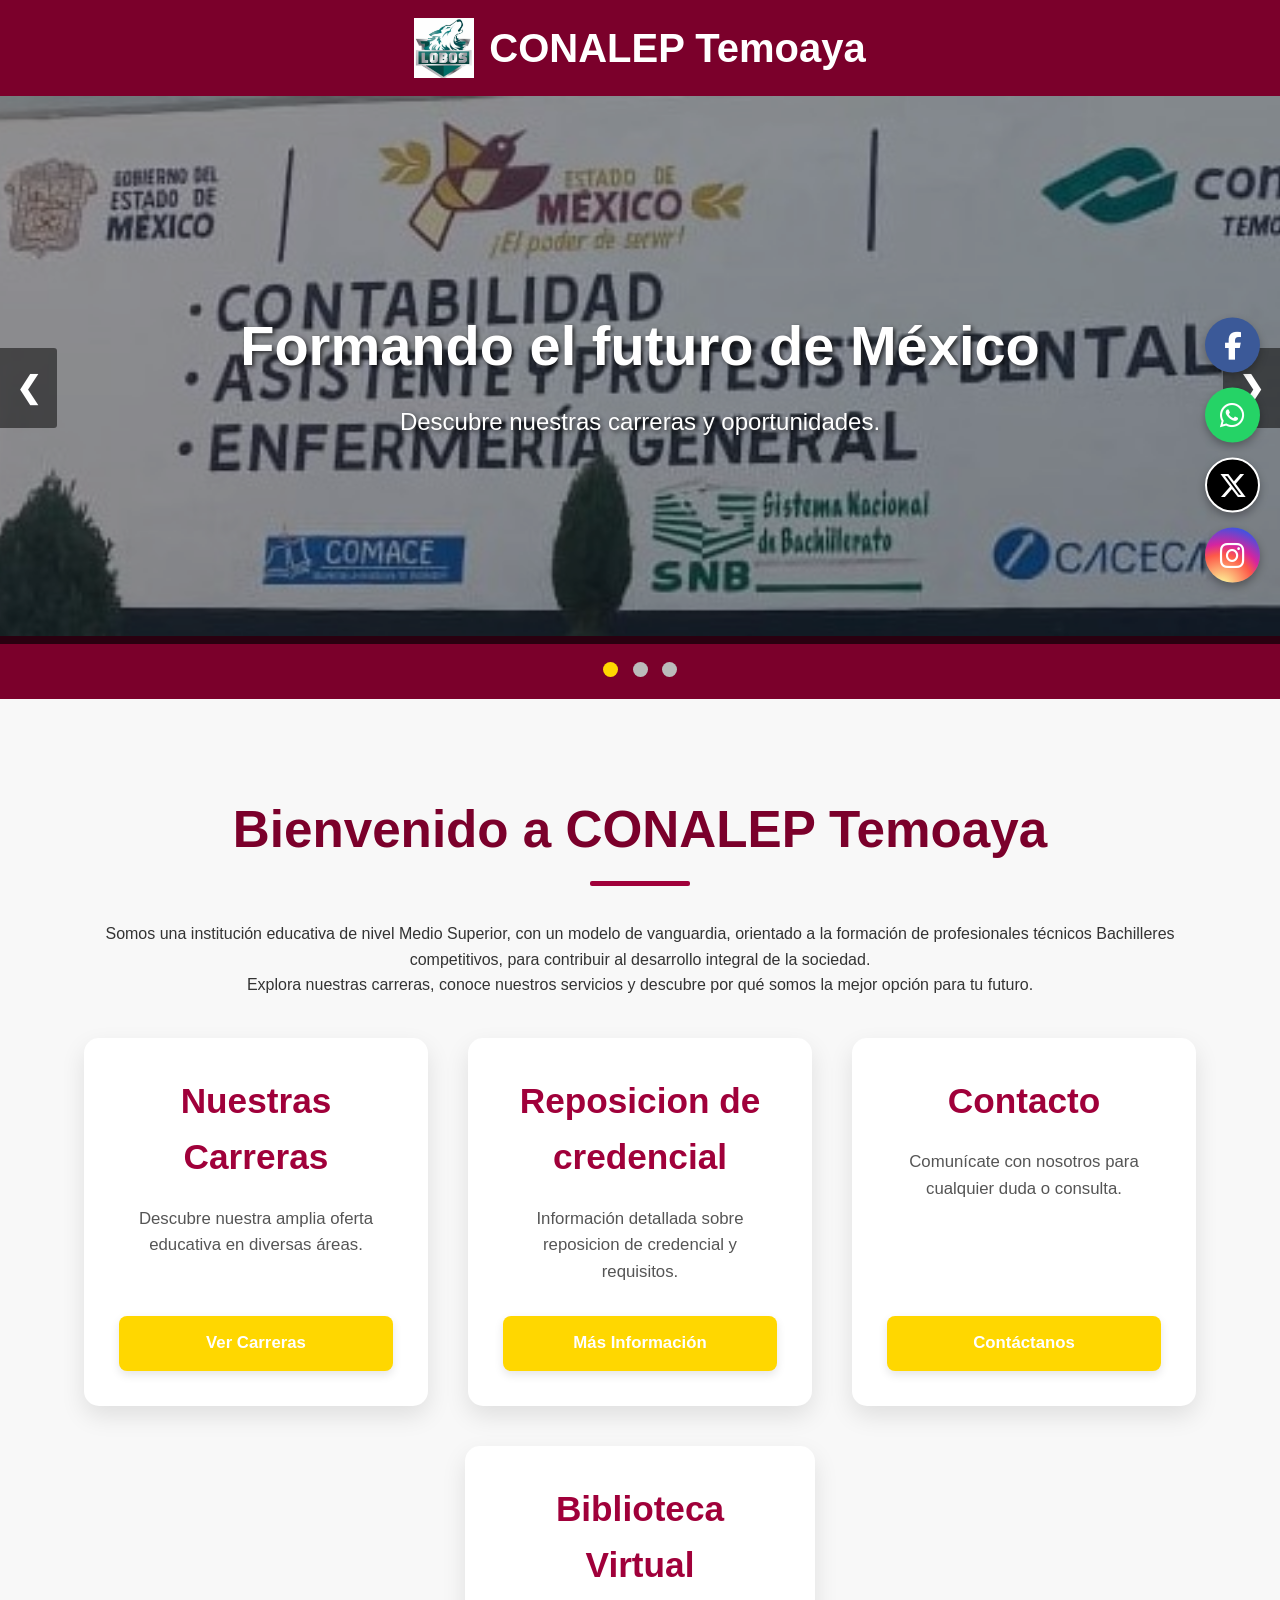
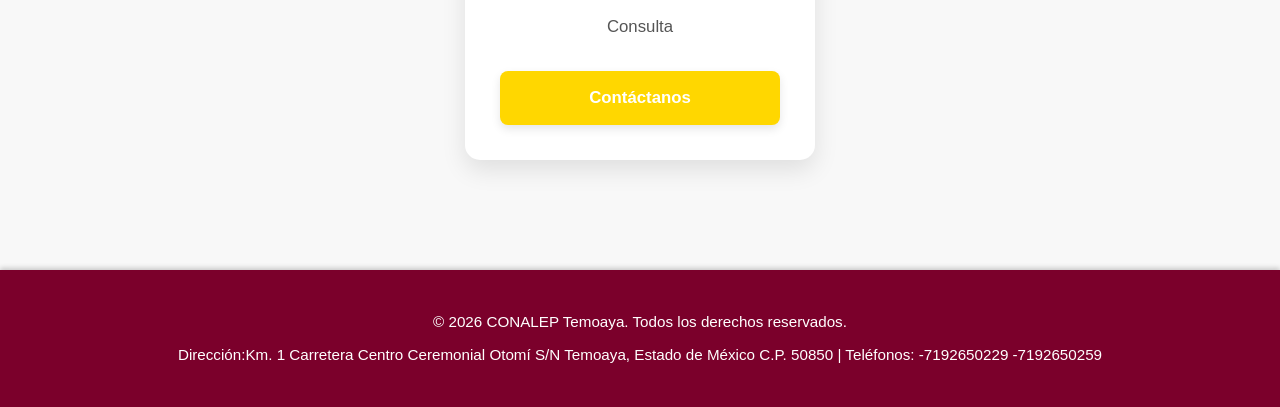
<file: index.html>
<!DOCTYPE html>
<html lang="es">
<head>
    <meta charset="UTF-8">
    <meta name="viewport" content="width=device-width, initial-scale=1.0">
    <title>CONALEP Temoaya - Hogar</title>
    <link rel="stylesheet" href="style.css">
   <link rel="stylesheet" href="https://cdnjs.cloudflare.com/ajax/libs/font-awesome/6.5.2/css/all.min.css">
</head>
<body>

    <div class="social-icons-float">
        <a href="https://www.facebook.com/ConalepTemoaya080?mibextid=ZbWKwL" target="_blank" class="social-icon facebook" aria-label="Visitar Facebook de CONALEP Temoaya">
            <i class="fab fa-facebook-f"></i>
        </a>
        <a href="https://whatsapp.com/channel/0029VaXkV3gK0IBemLqQGA2Q" target="_blank" class="social-icon whatsapp" aria-label="Enviar mensaje a CONALEP Temoaya por WhatsApp">
            <i class="fab fa-whatsapp"></i>
        </a>
        <a href="https://x.com/ConalepTemoaya?t=_tFDwOR5EO-kMRiu1jZuSw&s=08" target="_blank" class="social-icon x-icon" aria-label="Visitar X (Twitter) de CONALEP Temoaya">
            <i class="fab fa-x-twitter"></i>
        </a>
        <a href="https://www.instagram.com/conaleptemoaya080/" target="_blank" class="social-icon instagram" aria-label="Visitar Instagram de CONALEP Temoaya">
            <i class="fab fa-instagram"></i>
        </a>
    </div>

    <header class="header">
        <div class="container">
            <img src="lobo1.jpeg" alt="Logo CONALEP Temoaya" class="logo">
            <h1>CONALEP Temoaya</h1>
        </div>
    </header>

    <section class="carousel-section">
        <div class="carousel-container">
            <div class="carousel-slide fade">
                <img src="muralcarreras.jpg" alt="Instalaciones de CONALEP Temoaya">
                <div class="carousel-caption">
                    <h2>Formando el futuro de México</h2>
                    <p>Descubre nuestras carreras y oportunidades.</p>
                </div>
            </div>
            <div class="carousel-slide fade">
                <img src="entrada.jpg" alt="Estudiantes en el laboratorio">
                <div class="carousel-caption">
                    <h2>Educación de calidad con enfoque práctico</h2>
                    <p>Desarrolla tus habilidades con nosotros.</p>
                </div>
            </div>
            <div class="carousel-slide fade">
                <img src="enfermeria1.jpg" alt="Eventos y actividades estudiantiles">
                <div class="carousel-caption">
                    <h2>Únete a nuestra comunidad</h2>
                    <p>Vive la experiencia CONALEP Temoaya.</p>
                </div>
            </div>

            <a class="prev" onclick="plusSlides(-1)" aria-label="Imagen anterior">&#10094;</a>
            <a class="next" onclick="plusSlides(1)" aria-label="Imagen siguiente">&#10095;</a>
        </div>
        <div style="text-align:center" class="carousel-dots">
            <span class="dot" onclick="currentSlide(1)"></span>
            <span class="dot" onclick="currentSlide(2)"></span>
            <span class="dot" onclick="currentSlide(3)"></span>
        </div>
    </section>

    <section class="info-section container">
        <h2>Bienvenido a CONALEP Temoaya</h2>
        <p>Somos una institución educativa de nivel Medio Superior, con un modelo de vanguardia, orientado a la formación de profesionales técnicos Bachilleres competitivos, para contribuir al desarrollo integral de la sociedad.</p>
        <p>Explora nuestras carreras, conoce nuestros servicios y descubre por qué somos la mejor opción para tu futuro.</p>
        <div class="info-cards">
            <div class="card">
                <h3>Nuestras Carreras</h3>
                <p>Descubre nuestra amplia oferta educativa en diversas áreas.</p>
                <a href="carreras.html" class="btn">Ver Carreras</a>
            </div>
            <div class="card">
                <h3>Reposicion de credencial</h3>
                <p>Información detallada sobre reposicion de credencial y requisitos.</p>
                <a href="reposicion-credencial.html" class="btn">Más Información</a>
            </div>
            <div class="card">
                <h3>Contacto</h3>
                <p>Comunícate con nosotros para cualquier duda o consulta.</p>
                <a href="contacto.html" class="btn">Contáctanos</a>
            </div>
             <div class="card">
                <h3>Biblioteca Virtual</h3>
                <p>Consulta</p>
                <a href="BibliotecaV.html" class="btn">Contáctanos</a>
            </div>
        </div>
    </section>

    <footer class="footer">
        <div class="container">
            <p>&copy; 2026 CONALEP Temoaya. Todos los derechos reservados.</p>
            <p>Dirección:Km. 1 Carretera Centro Ceremonial Otomí S/N Temoaya, Estado de México C.P. 50850  | Teléfonos: -7192650229 -7192650259</p>
        </div>
    </footer>

    <script src="script.js"></script>
</body>
</html>
</file>
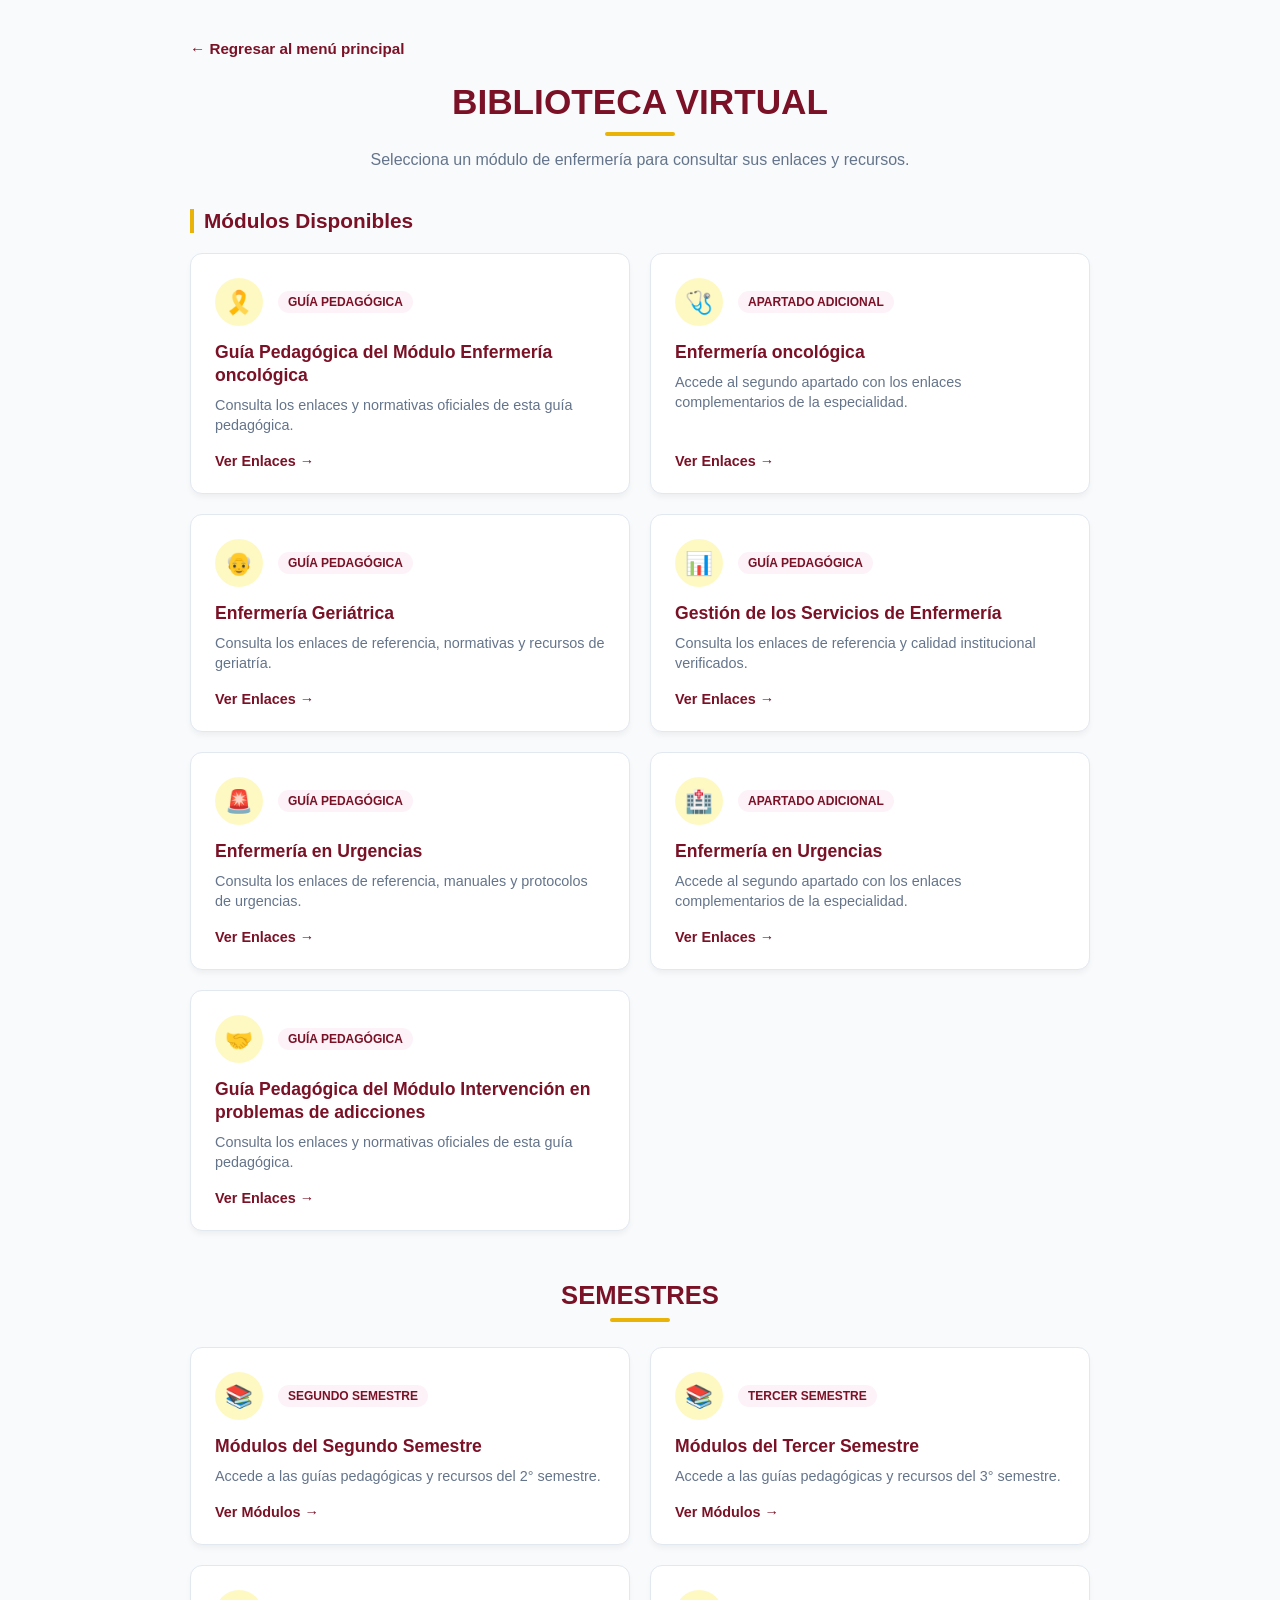
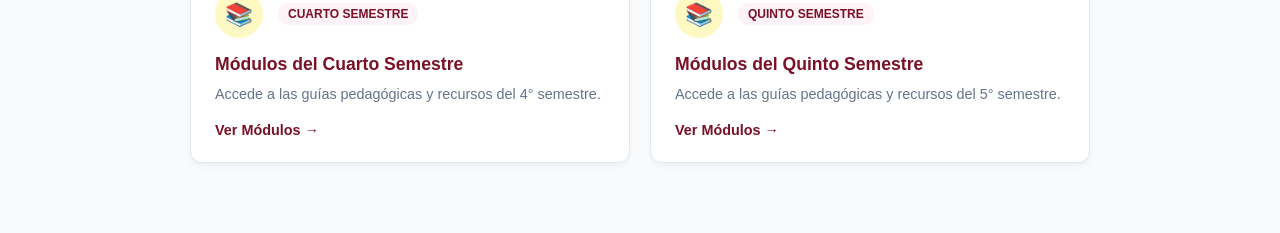
<file: BibliotecaV.html>
<!DOCTYPE html>
<html lang="es">
<head>
  <meta charset="UTF-8">
  <meta name="viewport" content="width=device-width, initial-scale=1.0">
  <title>Biblioteca Virtual - Módulos de Enfermería</title>
  <style>
    :root {
      --primary-guinda: #7a1126;
      --secondary-yellow: #eab308;
      --bg-light: #f8fafc;
      --card-bg: #ffffff;
      --text-dark: #1e293b;
      --text-muted: #64748b;
      --border-color: #e2e8f0;
    }

    * {
      box-sizing: border-box;
      margin: 0;
      padding: 0;
      font-family: 'Segoe UI', Tahoma, Geneva, Verdana, sans-serif;
    }

    body {
      background-color: var(--bg-light);
      color: var(--text-dark);
      padding: 40px 20px;
    }

    .container {
      max-width: 900px;
      margin: 0 auto;
    }

    .back-btn {
      display: inline-flex;
      align-items: center;
      gap: 6px;
      color: var(--primary-guinda);
      text-decoration: none;
      font-weight: 700;
      font-size: 0.95rem;
      margin-bottom: 25px;
      transition: transform 0.2s ease;
    }

    .back-btn:hover {
      transform: translateX(-4px);
    }

    .header-section {
      text-align: center;
      margin-bottom: 40px;
    }

    .header-section h1 {
      color: var(--primary-guinda);
      font-size: 2.2rem;
      font-weight: 800;
      text-transform: uppercase;
      margin-bottom: 10px;
    }

    .underline-accent {
      width: 70px;
      height: 4px;
      background-color: var(--secondary-yellow);
      margin: 0 auto 15px auto;
      border-radius: 2px;
    }

    .header-section p {
      color: var(--text-muted);
      font-size: 1rem;
    }

    .section-title {
      color: var(--primary-guinda);
      font-size: 1.3rem;
      font-weight: 700;
      margin-bottom: 20px;
      border-left: 4px solid var(--secondary-yellow);
      padding-left: 10px;
    }

    /* Estilo del título centrado para la sección de semestres */
    .semester-header {
      width: 100%;
      text-align: center;
      margin-top: 50px;
      margin-bottom: 25px;
    }

    .semester-header h2 {
      color: var(--primary-guinda);
      font-size: 1.6rem;
      font-weight: 800;
      text-transform: uppercase;
      margin-bottom: 8px;
    }

    .semester-header .underline {
      width: 60px;
      height: 4px;
      background-color: var(--secondary-yellow);
      margin: 0 auto;
      border-radius: 2px;
    }

    .grid-links {
      display: grid;
      grid-template-columns: repeat(auto-fit, minmax(300px, 1fr));
      gap: 20px;
      margin-bottom: 30px;
    }

    .card-link {
      background: var(--card-bg);
      border-radius: 12px;
      padding: 24px;
      border: 1px solid var(--border-color);
      box-shadow: 0 4px 6px -1px rgba(0, 0, 0, 0.05);
      transition: transform 0.3s ease, box-shadow 0.3s ease, border-color 0.3s ease;
      display: flex;
      flex-direction: column;
      justify-content: space-between;
      text-decoration: none;
      color: inherit;
    }

    .card-link:hover {
      transform: translateY(-5px);
      box-shadow: 0 10px 20px -5px rgba(122, 17, 38, 0.15);
      border-color: var(--primary-guinda);
    }

    .card-header {
      display: flex;
      align-items: center;
      gap: 15px;
      margin-bottom: 15px;
    }

    .icon-circle {
      width: 48px;
      height: 48px;
      background-color: #fef9c3;
      color: var(--primary-guinda);
      border-radius: 50%;
      display: flex;
      align-items: center;
      justify-content: center;
      font-size: 1.4rem;
      flex-shrink: 0;
    }

    .card-tag {
      font-size: 0.75rem;
      font-weight: 700;
      color: var(--primary-guinda);
      text-transform: uppercase;
      background-color: #fdf2f8;
      padding: 4px 10px;
      border-radius: 20px;
    }

    .card-title {
      font-size: 1.1rem;
      font-weight: 700;
      color: var(--primary-guinda);
      margin-bottom: 8px;
      line-height: 1.3;
    }

    .card-desc {
      font-size: 0.9rem;
      color: var(--text-muted);
      line-height: 1.4;
      margin-bottom: 18px;
    }

    .card-footer {
      font-size: 0.9rem;
      font-weight: 700;
      color: var(--primary-guinda);
      display: flex;
      align-items: center;
      gap: 6px;
    }
  </style>
</head>
<body>

  <div class="container">

    <a href="index.html" class="back-btn">&larr; Regresar al menú principal</a>

    <div class="header-section">
      <h1>Biblioteca Virtual</h1>
      <div class="underline-accent"></div>
      <p>Selecciona un módulo de enfermería para consultar sus enlaces y recursos.</p>
    </div>

    
    <div class="section-title">Módulos Disponibles</div>
    
    <div class="grid-links">
      
      <a href="enfermeria-oncologica.html" class="card-link">
        <div>
          <div class="card-header">
            <div class="icon-circle">🎗️</div>
            <span class="card-tag">Guía Pedagógica</span>
          </div>
          <div class="card-title">Guía Pedagógica del Módulo Enfermería oncológica</div>
          <div class="card-desc">Consulta los enlaces y normativas oficiales de esta guía pedagógica.</div>
        </div>
        <div class="card-footer">Ver Enlaces &rarr;</div>
      </a>

      <!-- Tarjeta 2: Enfermería oncológica -->
      <a href="enfermeria-oncologica-2.html" class="card-link">
        <div>
          <div class="card-header">
            <div class="icon-circle">🩺</div>
            <span class="card-tag">Apartado Adicional</span>
          </div>
          <div class="card-title">Enfermería oncológica</div>
          <div class="card-desc">Accede al segundo apartado con los enlaces complementarios de la especialidad.</div>
        </div>
        <div class="card-footer">Ver Enlaces &rarr;</div>
      </a>

      <!-- Tarjeta: Guía Pedagógica del Módulo Enfermería Geriátrica -->
      <a href="enfermeria-geriatrica.html" class="card-link">
        <div>
          <div class="card-header">
            <div class="icon-circle">👴</div>
            <span class="card-tag">Guía Pedagógica</span>
          </div>
          <div class="card-title">Enfermería Geriátrica</div>
          <div class="card-desc">Consulta los enlaces de referencia, normativas y recursos de geriatría.</div>
        </div>
        <div class="card-footer">Ver Enlaces &rarr;</div>
      </a>

      <!-- Tarjeta: Guía Pedagógica del Módulo Gestión de los servicios de enfermería -->
      <a href="gestion-servicios-enfermeria.html" class="card-link">
        <div>
          <div class="card-header">
            <div class="icon-circle">📊</div>
            <span class="card-tag">Guía Pedagógica</span>
          </div>
          <div class="card-title">Gestión de los Servicios de Enfermería</div>
          <div class="card-desc">Consulta los enlaces de referencia y calidad institucional verificados.</div>
        </div>
        <div class="card-footer">Ver Enlaces &rarr;</div>
      </a>

      <!-- Tarjeta: Guía Pedagógica del Módulo Enfermería en Urgencias -->
      <a href="enfermeria-urgencias.html" class="card-link">
        <div>
          <div class="card-header">
            <div class="icon-circle">🚨</div>
            <span class="card-tag">Guía Pedagógica</span>
          </div>
          <div class="card-title">Enfermería en Urgencias</div>
          <div class="card-desc">Consulta los enlaces de referencia, manuales y protocolos de urgencias.</div>
        </div>
        <div class="card-footer">Ver Enlaces &rarr;</div>
      </a>

      <a href="enfermeria-urgencias-2.html" class="card-link">
        <div>
          <div class="card-header">
            <div class="icon-circle">🏥</div>
            <span class="card-tag">APARTADO ADICIONAL</span>
          </div>
          <div class="card-title">Enfermería en Urgencias</div>
          <div class="card-desc">Accede al segundo apartado con los enlaces complementarios de la especialidad.</div>
        </div>
        <div class="card-footer">Ver Enlaces &rarr;</div>
      </a>

      <!-- Tarjeta: Guía Pedagógica - Intervención en Problemas de Adicciones -->
      <a href="intervencion-problemas-adicciones.html" class="card-link">
        <div>
          <div class="card-header">
            <div class="icon-circle">🤝</div>
            <span class="card-tag">GUÍA PEDAGÓGICA</span>
          </div>
          <div class="card-title">Guía Pedagógica del Módulo Intervención en problemas de adicciones</div>
          <div class="card-desc">Consulta los enlaces y normativas oficiales de esta guía pedagógica.</div>
        </div>
        <div class="card-footer">Ver Enlaces &rarr;</div>
      </a>

    </div> 


    <!-- SECCIÓN 2: SEMESTRES -->
    <div class="semester-header">
      <h2>Semestres</h2>
      <div class="underline"></div>
    </div>

    <div class="grid-links">
      
      <!-- Tarjeta: Segundo Semestre -->
      <a href="2do semestre/segundo-semestre.html" class="card-link">
        <div>
          <div class="card-header">
            <div class="icon-circle">📚</div>
            <span class="card-tag">SEGUNDO SEMESTRE</span>
          </div>
          <div class="card-title">Módulos del Segundo Semestre</div>
          <div class="card-desc">Accede a las guías pedagógicas y recursos del 2° semestre.</div>
        </div>
        <div class="card-footer">Ver Módulos &rarr;</div>
      </a>

      <!-- Tarjeta: Tercer Semestre -->
      <a href="3er-semestre/tercer-semestre.html" class="card-link">
        <div>
          <div class="card-header">
            <div class="icon-circle">📚</div>
            <span class="card-tag">TERCER SEMESTRE</span>
          </div>
          <div class="card-title">Módulos del Tercer Semestre</div>
          <div class="card-desc">Accede a las guías pedagógicas y recursos del 3° semestre.</div>
        </div>
        <div class="card-footer">Ver Módulos &rarr;</div>
      </a>

      <!-- Tarjeta: Cuarto Semestre -->
      <a href="4to-semestre/cuarto-semestre.html" class="card-link">
        <div>
          <div class="card-header">
            <div class="icon-circle">📚</div>
            <span class="card-tag">CUARTO SEMESTRE</span>
          </div>
          <div class="card-title">Módulos del Cuarto Semestre</div>
          <div class="card-desc">Accede a las guías pedagógicas y recursos del 4° semestre.</div>
        </div>
        <div class="card-footer">Ver Módulos &rarr;</div>
      </a>

      <!-- Tarjeta:Quinto Semestre -->
      <a href="5to-semstre/quinto-semestre.html" class="card-link">
        <div>
          <div class="card-header">
            <div class="icon-circle">📚</div>
            <span class="card-tag">QUINTO SEMESTRE</span>
          </div>
          <div class="card-title">Módulos del Quinto Semestre</div>
          <div class="card-desc">Accede a las guías pedagógicas y recursos del 5° semestre.</div>
        </div>
        <div class="card-footer">Ver Módulos &rarr;</div>
      </a>

    </div> 

  </div>

</body>
</html>
</file>
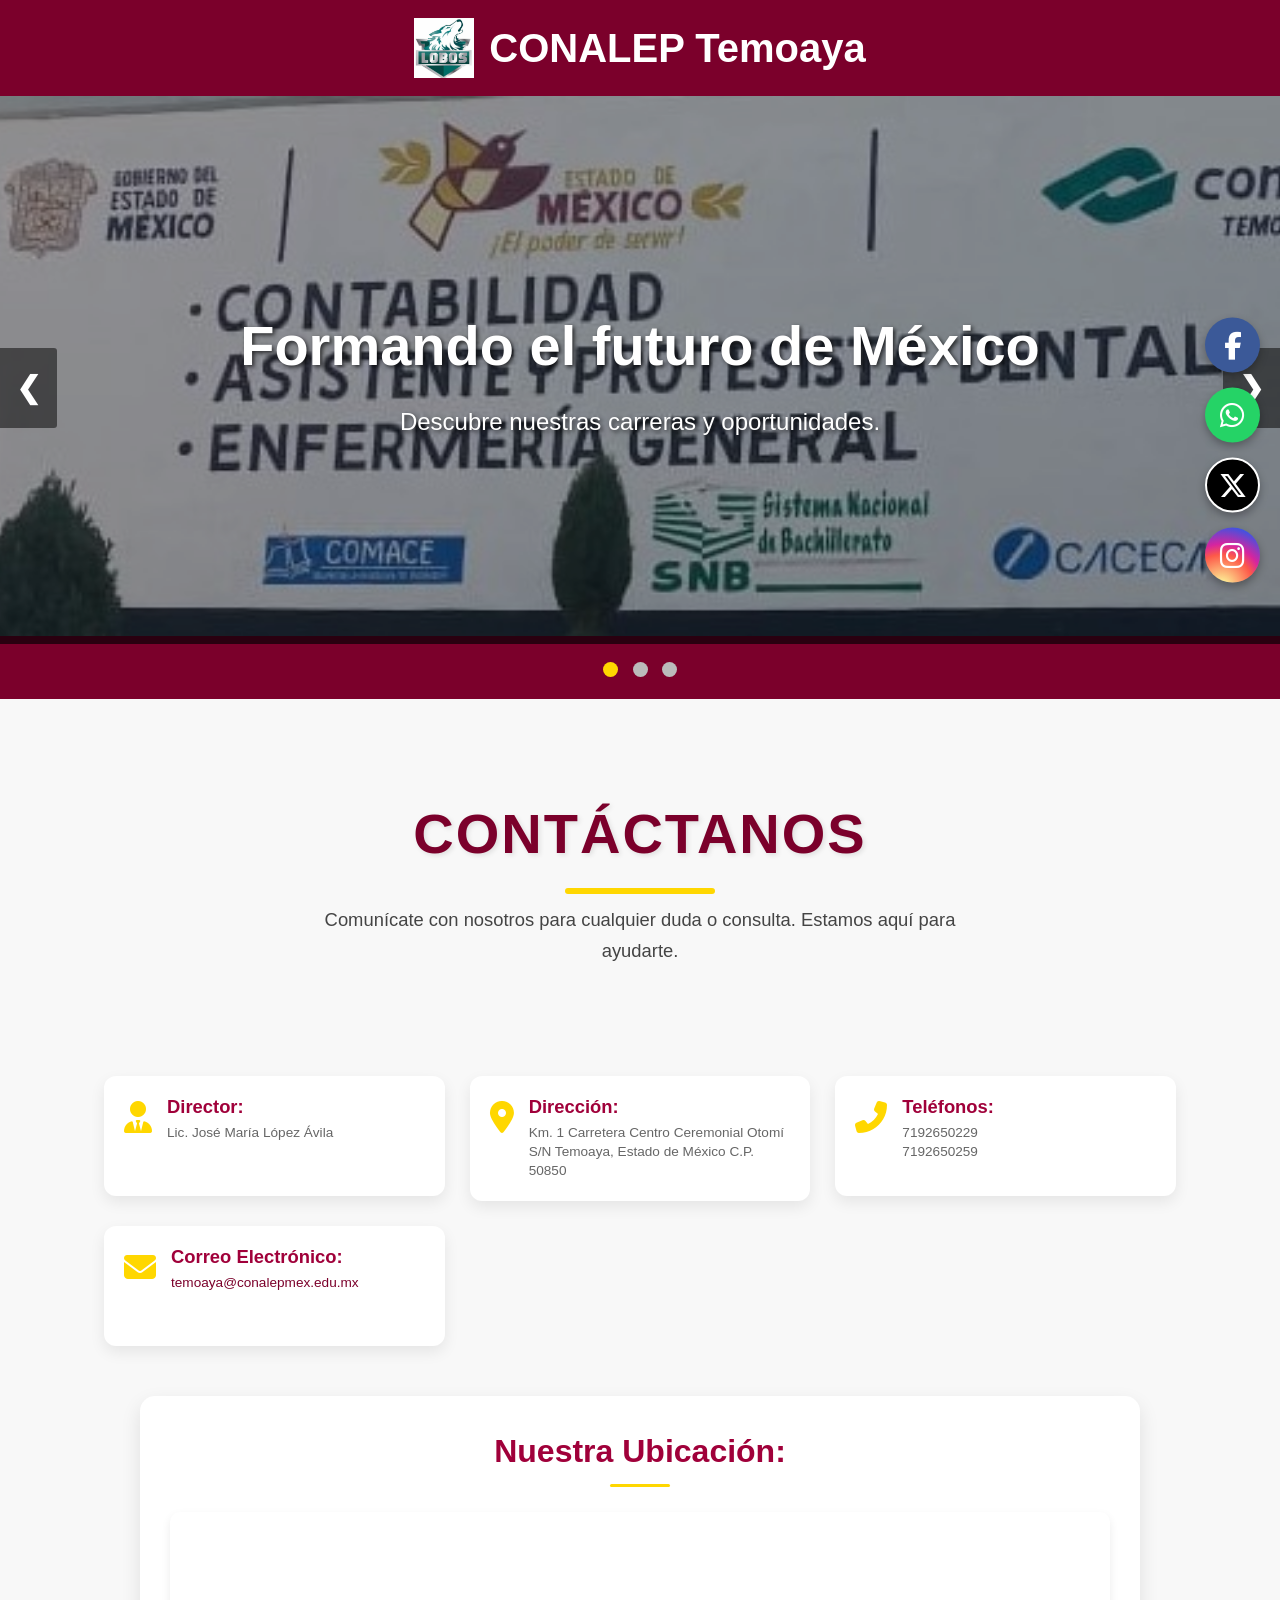
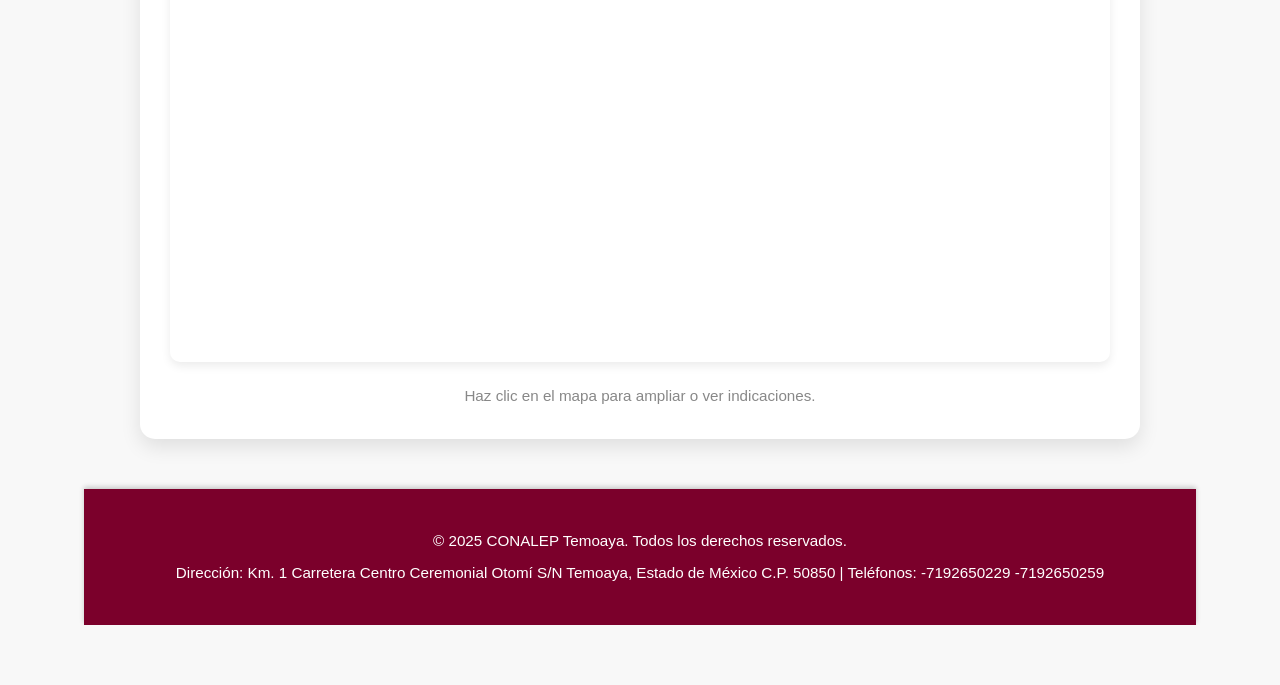
<file: contacto.html>
<!DOCTYPE html>
<html lang="es">
<head>
    <meta charset="UTF-8">
    <meta name="viewport" content="width=device-width, initial-scale=1.0">
    <title>CONALEP Temoaya - Contacto</title>
    <link rel="stylesheet" href="style.css">
    <link rel="stylesheet" href="https://cdnjs.cloudflare.com/ajax/libs/font-awesome/6.5.2/css/all.min.css">
</head>
<body>

    <div class="social-icons-float">
        <a href="https://www.facebook.com/ConalepTemoaya080?mibextid=ZbWKwL" target="_blank" class="social-icon facebook" aria-label="Visitar Facebook de CONALEP Temoaya">
            <i class="fab fa-facebook-f"></i>
        </a>
        <a href="https://whatsapp.com/channel/0029VaXkV3gK0IBemLqQGA2Q" target="_blank" class="social-icon whatsapp" aria-label="Enviar mensaje a CONALEP Temoaya por WhatsApp">
            <i class="fab fa-whatsapp"></i>
        </a>
        <a href="https://x.com/ConalepTemoaya?t=_tFDwOR5EO-kMRiu1jZuSw&s=08" target="_blank" class="social-icon x-icon" aria-label="Visitar X (Twitter) de CONALEP Temoaya">
            <i class="fab fa-x-twitter"></i>
        </a>
        <a href="https://www.instagram.com/conaleptemoaya080/" target="_blank" class="social-icon instagram" aria-label="Visitar Instagram de CONALEP Temoaya">
            <i class="fab fa-instagram"></i>
        </a>
    </div>

    <header class="header">
        <div class="container">
            <img src="lobo1.jpeg" alt="Logo CONALEP Temoaya" class="logo">
            <h1>CONALEP Temoaya</h1>
        </div>
    </header>

    <section class="carousel-section">
        <div class="carousel-container">
            <div class="carousel-slide fade">
                <img src="muralcarreras.jpg" alt="Instalaciones de CONALEP Temoaya">
                <div class="carousel-caption">
                    <h2>Formando el futuro de México</h2>
                    <p>Descubre nuestras carreras y oportunidades.</p>
                </div>
            </div>
            <div class="carousel-slide fade">
                <img src="entrada.jpg" alt="Estudiantes en el laboratorio">
                <div class="carousel-caption">
                    <h2>Educación de calidad con enfoque práctico</h2>
                    <p>Desarrolla tus habilidades con nosotros.</p>
                </div>
            </div>
            <div class="carousel-slide fade">
                <img src="enfermeria1.jpg" alt="Eventos y actividades estudiantiles">
                <div class="carousel-caption">
                    <h2>Únete a nuestra comunidad</h2>
                    <p>Vive la experiencia CONALEP Temoaya.</p>
                </div>
            </div>

            <a class="prev" onclick="plusSlides(-1)" aria-label="Imagen anterior">&#10094;</a>
            <a class="next" onclick="plusSlides(1)" aria-label="Imagen siguiente">&#10095;</a>
        </div>
        <div style="text-align:center" class="carousel-dots">
            <span class="dot" onclick="currentSlide(1)"></span>
            <span class="dot" onclick="currentSlide(2)"></span>
            <span class="dot" onclick="currentSlide(3)"></span>
        </div>
    </section>

   <section class="contact-section">
    <div class="container">
        <div class="section-header">
            <h2>Contáctanos</h2>
            <p class="intro-text">Comunícate con nosotros para cualquier duda o consulta. Estamos aquí para ayudarte.</p>
        </div>

        <div class="contact-info-block">
            <div class="contact-item">
                <i class="fas fa-user-tie"></i>
                <div class="info-content">
                    <h4>Director:</h4>
                    <p>Lic. José María López Ávila</p>
                </div>
            </div>

            <div class="contact-item">
                <i class="fas fa-map-marker-alt"></i>
                <div class="info-content">
                    <h4>Dirección:</h4>
                    <p>Km. 1 Carretera Centro Ceremonial Otomí S/N Temoaya, Estado de México C.P. 50850</p>
                </div>
            </div>

            <div class="contact-item">
                <i class="fas fa-phone-alt"></i>
                <div class="info-content">
                    <h4>Teléfonos:</h4>
                    <p>7192650229</p>
                    <p>7192650259</p>
                </div>
            </div>

            <div class="contact-item">
                <i class="fas fa-envelope"></i>
                <div class="info-content">
                    <h4>Correo Electrónico:</h4>
                    <p><a href="mailto:temoaya@conalepmex.edu.mx">temoaya@conalepmex.edu.mx</a></p>
                </div>
            </div>
        </div>

        <div class="map-container">
    <h3>Nuestra Ubicación:</h3>
    <iframe
        src="https://www.google.com/maps/embed?pb=!1m18!1m12!1m3!1d28917.411496522644!2d-99.60661706523437!3d19.47218059999999!2m3!1f0!2f0!3f0!3m2!1i1024!2i768!4f13.1!3m3!1m2!1s0x85d27257304e0f65%3A0x3d94e2498f78f242!2sConalep%20Temoaya!5e1!3m2!1ses-419!2smx!4v1751558823927!5m2!1ses-419!2smx" 
        width="100%"
        height="450"
        style="border:0;"
        allowfullscreen=""
        loading="lazy"
        referrerpolicy="no-referrer-when-downgrade">
    </iframe>
    <p class="map-info">Haz clic en el mapa para ampliar o ver indicaciones.</p>
</div>
        

    <footer class="footer">
        <div class="container">
            <p>&copy; 2025 CONALEP Temoaya. Todos los derechos reservados.</p>
            <p>Dirección: Km. 1 Carretera Centro Ceremonial Otomí S/N Temoaya, Estado de México C.P. 50850 | Teléfonos: -7192650229 -7192650259</p>
        </div>
    </footer>

    <script src="script.js"></script>
</body>
</html>
</file>
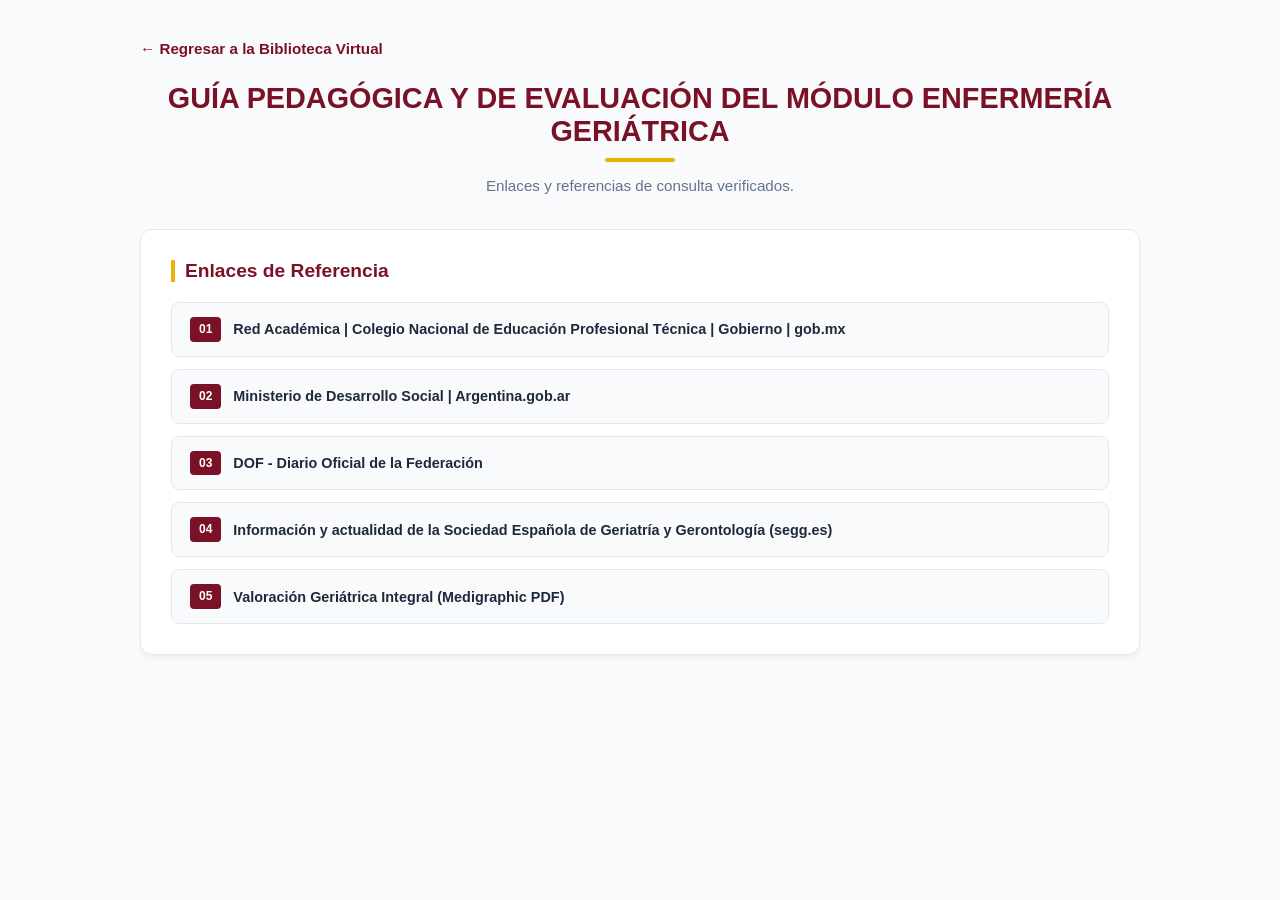
<file: enfermeria-geriatrica.html>
<!DOCTYPE html>
<html lang="es">
<head>
  <meta charset="UTF-8">
  <meta name="viewport" content="width=device-width, initial-scale=1.0">
  <title>Enfermería Geriátrica - Enlaces de Consulta</title>
  <style>
    :root {
      --primary-guinda: #7a1126;
      --secondary-yellow: #eab308;
      --bg-light: #f8fafc;
      --card-bg: #ffffff;
      --text-dark: #1e293b;
      --text-muted: #64748b;
      --border-color: #e2e8f0;
    }

    * {
      box-sizing: border-box;
      margin: 0;
      padding: 0;
      font-family: 'Segoe UI', Tahoma, Geneva, Verdana, sans-serif;
    }

    body {
      background-color: var(--bg-light);
      color: var(--text-dark);
      padding: 40px 20px;
    }

    .container {
      max-width: 1000px;
      margin: 0 auto;
    }

    .back-btn {
      display: inline-flex;
      align-items: center;
      gap: 6px;
      color: var(--primary-guinda);
      text-decoration: none;
      font-weight: 700;
      font-size: 0.95rem;
      margin-bottom: 25px;
      transition: transform 0.2s ease;
    }

    .back-btn:hover {
      transform: translateX(-4px);
    }

    .header-section {
      text-align: center;
      margin-bottom: 35px;
    }

    .header-section h1 {
      color: var(--primary-guinda);
      font-size: 1.8rem;
      font-weight: 800;
      text-transform: uppercase;
      margin-bottom: 10px;
    }

    .underline-accent {
      width: 70px;
      height: 4px;
      background-color: var(--secondary-yellow);
      margin: 0 auto 15px auto;
      border-radius: 2px;
    }

    .header-section p {
      color: var(--text-muted);
      font-size: 0.95rem;
    }

    .list-section {
      background: var(--card-bg);
      border-radius: 12px;
      padding: 30px;
      border: 1px solid var(--border-color);
      box-shadow: 0 4px 6px -1px rgba(0, 0, 0, 0.05);
    }

    .section-title {
      color: var(--primary-guinda);
      font-size: 1.2rem;
      font-weight: 700;
      margin-bottom: 20px;
      border-left: 4px solid var(--secondary-yellow);
      padding-left: 10px;
    }

    .links-list {
      list-style: none;
      display: flex;
      flex-direction: column;
      gap: 12px;
    }

    .links-list li {
      background: var(--bg-light);
      border-radius: 8px;
      border: 1px solid var(--border-color);
      transition: all 0.2s ease;
    }

    .links-list li:hover {
      border-color: var(--primary-guinda);
      background: #fdf2f8;
    }

    .links-list a {
      display: flex;
      align-items: center;
      gap: 12px;
      padding: 14px 18px;
      text-decoration: none;
      color: var(--text-dark);
      font-size: 0.9rem;
      font-weight: 600;
      line-height: 1.4;
    }

    .links-list a span.badge-num {
      background-color: var(--primary-guinda);
      color: #fff;
      font-size: 0.75rem;
      padding: 4px 9px;
      border-radius: 4px;
      flex-shrink: 0;
    }

    .links-list a:hover span.badge-num {
      background-color: var(--secondary-yellow);
      color: var(--text-dark);
    }
  </style>
</head>
<body>

  <div class="container">
    
    <!-- Botón para regresar a la Biblioteca Virtual -->
    <a href="BibliotecaV.html" class="back-btn">&larr; Regresar a la Biblioteca Virtual</a>

    <div class="header-section">
      <h1>Guía Pedagógica y de Evaluación del Módulo Enfermería Geriátrica</h1>
      <div class="underline-accent"></div>
      <p>Enlaces y referencias de consulta verificados.</p>
    </div>

    <div class="list-section">
      <div class="section-title">Enlaces de Referencia</div>
      <ul class="links-list">
        <li>
          <a href="https://www.gob.mx/conalep/acciones-y-programas/red-academica-27470" target="_blank">
            <span class="badge-num">01</span>
            <span>Red Académica | Colegio Nacional de Educación Profesional Técnica | Gobierno | gob.mx</span>
          </a>
        </li>
        <li>
          <a href="https://www.argentina.gob.ar/desarrollosocial" target="_blank">
            <span class="badge-num">02</span>
            <span>Ministerio de Desarrollo Social | Argentina.gob.ar</span>
          </a>
        </li>
        <li>
          <a href="http://dof.gob.mx/nota_detalle.php?codigo=5375019&fecha=09/12/2014" target="_blank">
            <span class="badge-num">03</span>
            <span>DOF - Diario Oficial de la Federación</span>
          </a>
        </li>
        <li>
          <a href="https://www.segg.es/" target="_blank">
            <span class="badge-num">04</span>
            <span>Información y actualidad de la Sociedad Española de Geriatría y Gerontología (segg.es)</span>
          </a>
        </li>
        <li>
          <a href="https://www.medigraphic.com/pdfs/facmed/un-2017/un173h.pdf" target="_blank">
            <span class="badge-num">05</span>
            <span>Valoración Geriátrica Integral (Medigraphic PDF)</span>
          </a>
        </li>
      </ul>
    </div>

  </div>

</body>
</html>
</file>
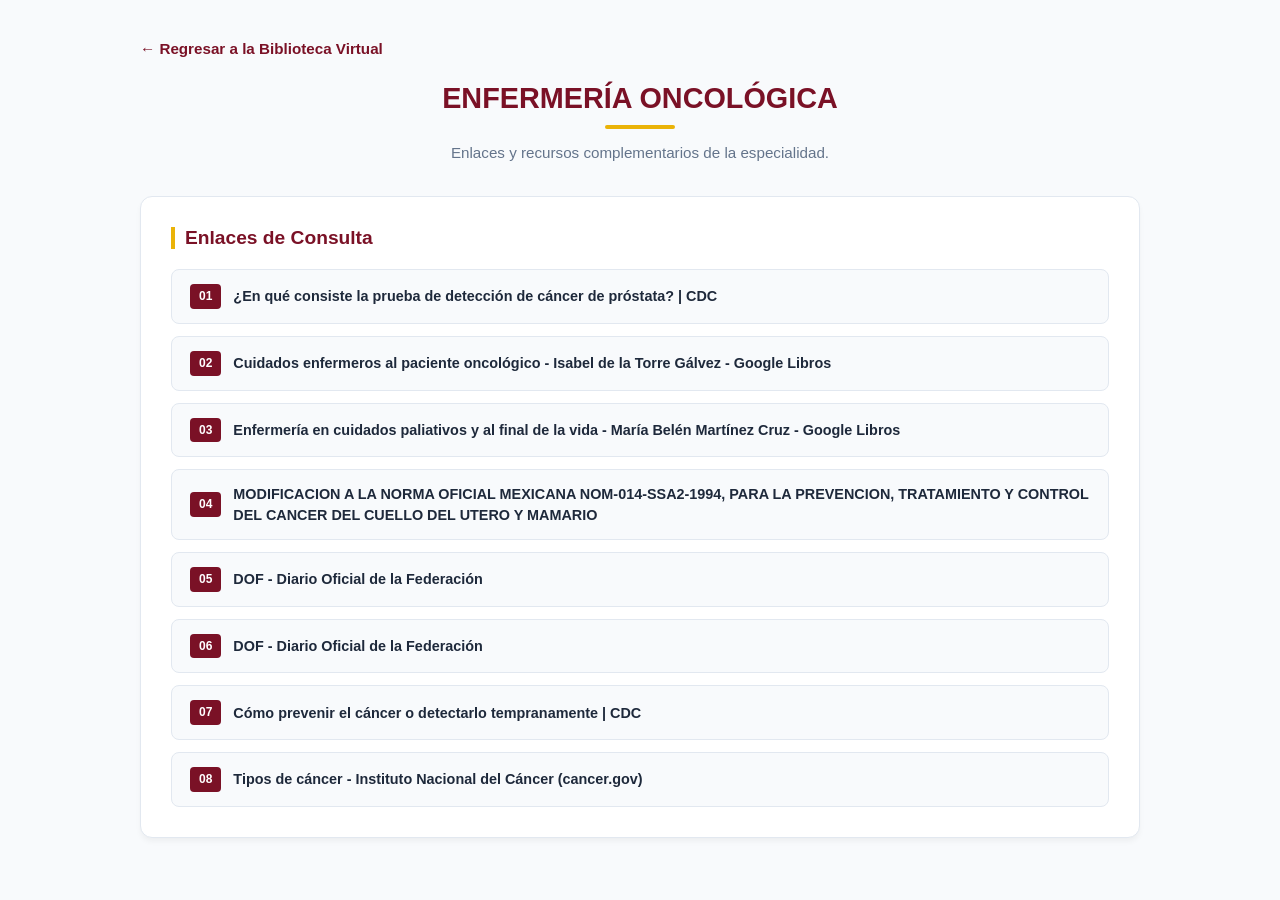
<file: enfermeria-oncologica-2.html>
<!DOCTYPE html>
<html lang="es">
<head>
  <meta charset="UTF-8">
  <meta name="viewport" content="width=device-width, initial-scale=1.0">
  <title>Enfermería Oncológica - Recursos Adicionales</title>
  <style>
    :root {
      --primary-guinda: #7a1126;
      --secondary-yellow: #eab308;
      --bg-light: #f8fafc;
      --card-bg: #ffffff;
      --text-dark: #1e293b;
      --text-muted: #64748b;
      --border-color: #e2e8f0;
    }

    * {
      box-sizing: border-box;
      margin: 0;
      padding: 0;
      font-family: 'Segoe UI', Tahoma, Geneva, Verdana, sans-serif;
    }

    body {
      background-color: var(--bg-light);
      color: var(--text-dark);
      padding: 40px 20px;
    }

    .container {
      max-width: 1000px;
      margin: 0 auto;
    }

    .back-btn {
      display: inline-flex;
      align-items: center;
      gap: 6px;
      color: var(--primary-guinda);
      text-decoration: none;
      font-weight: 700;
      font-size: 0.95rem;
      margin-bottom: 25px;
      transition: transform 0.2s ease;
    }

    .back-btn:hover {
      transform: translateX(-4px);
    }

    .header-section {
      text-align: center;
      margin-bottom: 35px;
    }

    .header-section h1 {
      color: var(--primary-guinda);
      font-size: 1.8rem;
      font-weight: 800;
      text-transform: uppercase;
      margin-bottom: 10px;
    }

    .underline-accent {
      width: 70px;
      height: 4px;
      background-color: var(--secondary-yellow);
      margin: 0 auto 15px auto;
      border-radius: 2px;
    }

    .header-section p {
      color: var(--text-muted);
      font-size: 0.95rem;
    }

    .list-section {
      background: var(--card-bg);
      border-radius: 12px;
      padding: 30px;
      border: 1px solid var(--border-color);
      box-shadow: 0 4px 6px -1px rgba(0, 0, 0, 0.05);
    }

    .section-title {
      color: var(--primary-guinda);
      font-size: 1.2rem;
      font-weight: 700;
      margin-bottom: 20px;
      border-left: 4px solid var(--secondary-yellow);
      padding-left: 10px;
    }

    .links-list {
      list-style: none;
      display: flex;
      flex-direction: column;
      gap: 12px;
    }

    .links-list li {
      background: var(--bg-light);
      border-radius: 8px;
      border: 1px solid var(--border-color);
      transition: all 0.2s ease;
    }

    .links-list li:hover {
      border-color: var(--primary-guinda);
      background: #fdf2f8;
    }

    .links-list a {
      display: flex;
      align-items: center;
      gap: 12px;
      padding: 14px 18px;
      text-decoration: none;
      color: var(--text-dark);
      font-size: 0.9rem;
      font-weight: 600;
      line-height: 1.4;
    }

    .links-list a span.badge-num {
      background-color: var(--primary-guinda);
      color: #fff;
      font-size: 0.75rem;
      padding: 4px 9px;
      border-radius: 4px;
      flex-shrink: 0;
    }

    .links-list a:hover span.badge-num {
      background-color: var(--secondary-yellow);
      color: var(--text-dark);
    }
  </style>
</head>
<body>

  <div class="container">
    
    <!-- Botón para regresar a BibliotecaV.html -->
    <a href="BibliotecaV.html" class="back-btn">&larr; Regresar a la Biblioteca Virtual</a>

    <div class="header-section">
      <h1>Enfermería Oncológica</h1>
      <div class="underline-accent"></div>
      <p>Enlaces y recursos complementarios de la especialidad.</p>
    </div>

    <div class="list-section">
      <div class="section-title">Enlaces de Consulta</div>
      <ul class="links-list">
        <li>
          <a href="https://www.cdc.gov/spanish/cancer/prostate/basic_info/screening.htm" target="_blank">
            <span class="badge-num">01</span>
            <span>¿En qué consiste la prueba de detección de cáncer de próstata? | CDC</span>
          </a>
        </li>
        <li>
          <a href="https://books.google.com.mx/books?id=YD8OR_WZufgC&printsec=frontcover&dq=libros+de+enfermeria+en+oncologia&hl=es-419&sa=X&ei=xk7AVKLjEpW2yATH8YKwDA&ved=0CCEQ6AEwAA" target="_blank">
            <span class="badge-num">02</span>
            <span>Cuidados enfermeros al paciente oncológico - Isabel de la Torre Gálvez - Google Libros</span>
          </a>
        </li>
        <li>
          <a href="https://books.google.com.mx/books?id=BBQlAgAAQBAJ&pg=PA27&dq=libros+de+enfermeria+en+oncologia&hl=es-419&sa=X&ei=xk7AVKLjEpW2yATH8YKwDA&ved=0CEcQ6AEwBw" target="_blank">
            <span class="badge-num">03</span>
            <span>Enfermería en cuidados paliativos y al final de la vida - María Belén Martínez Cruz - Google Libros</span>
          </a>
        </li>
        <li>
          <a href="http://www.salud.gob.mx/unidades/cdi/nom/m014ssa24.html" target="_blank">
            <span class="badge-num">04</span>
            <span>MODIFICACION A LA NORMA OFICIAL MEXICANA NOM-014-SSA2-1994, PARA LA PREVENCION, TRATAMIENTO Y CONTROL DEL CANCER DEL CUELLO DEL UTERO Y MAMARIO</span>
          </a>
        </li>
        <li>
          <a href="http://dof.gob.mx/nota_detalle.php?codigo=5194157&fecha=09/06/2011" target="_blank">
            <span class="badge-num">05</span>
            <span>DOF - Diario Oficial de la Federación</span>
          </a>
        </li>
        <li>
          <a href="http://dof.gob.mx/nota_detalle.php?codigo=5268977&fecha=18/09/2012" target="_blank">
            <span class="badge-num">06</span>
            <span>DOF - Diario Oficial de la Federación</span>
          </a>
        </li>
        <li>
          <a href="https://www.cdc.gov/spanish/cancer/dcpc/prevention/" target="_blank">
            <span class="badge-num">07</span>
            <span>Cómo prevenir el cáncer o detectarlo tempranamente | CDC</span>
          </a>
        </li>
        <li>
          <a href="https://www.cancer.gov/espanol/tipos" target="_blank">
            <span class="badge-num">08</span>
            <span>Tipos de cáncer - Instituto Nacional del Cáncer (cancer.gov)</span>
          </a>
        </li>
      </ul>
    </div>

  </div>

</body>
</html>
</file>
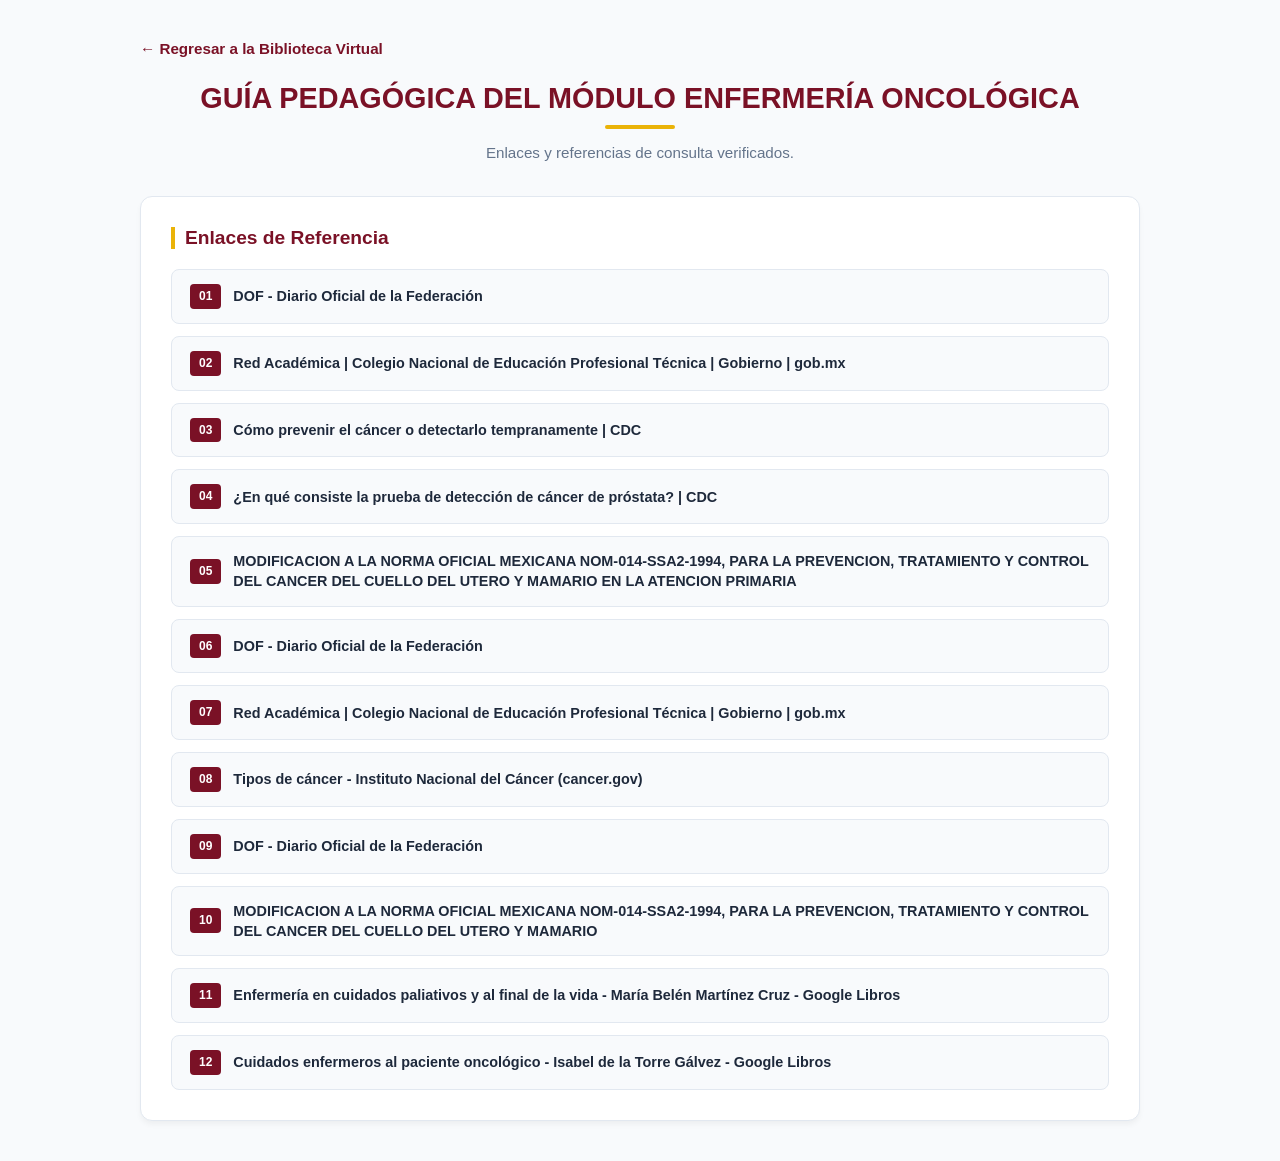
<file: enfermeria-oncologica.html>
<!DOCTYPE html>
<html lang="es">
<head>
  <meta charset="UTF-8">
  <meta name="viewport" content="width=device-width, initial-scale=1.0">
  <title>Biblioteca Virtual - Enfermería Oncológica</title>
  <style>
    :root {
      --primary-guinda: #7a1126;
      --secondary-yellow: #eab308;
      --bg-light: #f8fafc;
      --card-bg: #ffffff;
      --text-dark: #1e293b;
      --text-muted: #64748b;
      --border-color: #e2e8f0;
    }

    * {
      box-sizing: border-box;
      margin: 0;
      padding: 0;
      font-family: 'Segoe UI', Tahoma, Geneva, Verdana, sans-serif;
    }

    body {
      background-color: var(--bg-light);
      color: var(--text-dark);
      padding: 40px 20px;
    }

    .container {
      max-width: 1000px;
      margin: 0 auto;
    }

    /* Botón para regresar al index.html */
    .back-btn {
      display: inline-flex;
      align-items: center;
      gap: 6px;
      color: var(--primary-guinda);
      text-decoration: none;
      font-weight: 700;
      font-size: 0.95rem;
      margin-bottom: 25px;
      transition: transform 0.2s ease;
    }

    .back-btn:hover {
      transform: translateX(-4px);
    }

    .header-section {
      text-align: center;
      margin-bottom: 35px;
    }

    .header-section h1 {
      color: var(--primary-guinda);
      font-size: 1.8rem;
      font-weight: 800;
      text-transform: uppercase;
      margin-bottom: 10px;
    }

    .underline-accent {
      width: 70px;
      height: 4px;
      background-color: var(--secondary-yellow);
      margin: 0 auto 15px auto;
      border-radius: 2px;
    }

    .header-section p {
      color: var(--text-muted);
      font-size: 0.95rem;
    }

    .list-section {
      background: var(--card-bg);
      border-radius: 12px;
      padding: 30px;
      border: 1px solid var(--border-color);
      box-shadow: 0 4px 6px -1px rgba(0, 0, 0, 0.05);
    }

    .section-title {
      color: var(--primary-guinda);
      font-size: 1.2rem;
      font-weight: 700;
      margin-bottom: 20px;
      border-left: 4px solid var(--secondary-yellow);
      padding-left: 10px;
    }

    .links-list {
      list-style: none;
      display: flex;
      flex-direction: column;
      gap: 12px;
    }

    .links-list li {
      background: var(--bg-light);
      border-radius: 8px;
      border: 1px solid var(--border-color);
      transition: all 0.2s ease;
    }

    .links-list li:hover {
      border-color: var(--primary-guinda);
      background: #fdf2f8;
    }

    .links-list a {
      display: flex;
      align-items: center;
      gap: 12px;
      padding: 14px 18px;
      text-decoration: none;
      color: var(--text-dark);
      font-size: 0.9rem;
      font-weight: 600;
      line-height: 1.4;
    }

    .links-list a span.badge-num {
      background-color: var(--primary-guinda);
      color: #fff;
      font-size: 0.75rem;
      padding: 4px 9px;
      border-radius: 4px;
      flex-shrink: 0;
    }

    .links-list a:hover span.badge-num {
      background-color: var(--secondary-yellow);
      color: var(--text-dark);
    }
  </style>
</head>
<body>

  <div class="container">
    
    <!-- Botón que conecta BibliotecaV.html con index.html -->
    <a href="BibliotecaV.html" class="back-btn">&larr; Regresar a la Biblioteca Virtual</a>

    <div class="header-section">
      <h1>Guía Pedagógica del Módulo Enfermería Oncológica</h1>
      <div class="underline-accent"></div>
      <p>Enlaces y referencias de consulta verificados.</p>
    </div>

    <div class="list-section">
      <div class="section-title">Enlaces de Referencia</div>
      <ul class="links-list">
        <li>
          <a href="http://dof.gob.mx/nota_detalle.php?codigo=5194157&fecha=09/06/2011" target="_blank">
            <span class="badge-num">01</span>
            <span>DOF - Diario Oficial de la Federación</span>
          </a>
        </li>
        <li>
          <a href="https://www.gob.mx/conalep/acciones-y-programas/red-academica-27470" target="_blank">
            <span class="badge-num">02</span>
            <span>Red Académica | Colegio Nacional de Educación Profesional Técnica | Gobierno | gob.mx</span>
          </a>
        </li>
        <li>
          <a href="https://www.cdc.gov/spanish/cancer/dcpc/prevention/" target="_blank">
            <span class="badge-num">03</span>
            <span>Cómo prevenir el cáncer o detectarlo tempranamente | CDC</span>
          </a>
        </li>
        <li>
          <a href="https://www.cdc.gov/spanish/cancer/prostate/basic_info/screening.htm" target="_blank">
            <span class="badge-num">04</span>
            <span>¿En qué consiste la prueba de detección de cáncer de próstata? | CDC</span>
          </a>
        </li>
        <li>
          <a href="http://www.salud.gob.mx/unidades/cdi/nom/m014ssa24.html" target="_blank">
            <span class="badge-num">05</span>
            <span>MODIFICACION A LA NORMA OFICIAL MEXICANA NOM-014-SSA2-1994, PARA LA PREVENCION, TRATAMIENTO Y CONTROL DEL CANCER DEL CUELLO DEL UTERO Y MAMARIO EN LA ATENCION PRIMARIA</span>
          </a>
        </li>
        <li>
          <a href="http://dof.gob.mx/nota_detalle.php?codigo=5194157&fecha=09/06/2011" target="_blank">
            <span class="badge-num">06</span>
            <span>DOF - Diario Oficial de la Federación</span>
          </a>
        </li>
        <li>
          <a href="https://www.gob.mx/conalep/acciones-y-programas/red-academica-27470" target="_blank">
            <span class="badge-num">07</span>
            <span>Red Académica | Colegio Nacional de Educación Profesional Técnica | Gobierno | gob.mx</span>
          </a>
        </li>
        <li>
          <a href="https://www.cancer.gov/espanol/tipos" target="_blank">
            <span class="badge-num">08</span>
            <span>Tipos de cáncer - Instituto Nacional del Cáncer (cancer.gov)</span>
          </a>
        </li>
        <li>
          <a href="http://www.dof.gob.mx/nota_detalle.php?codigo=5268977&fecha=18/09/2012" target="_blank">
            <span class="badge-num">09</span>
            <span>DOF - Diario Oficial de la Federación</span>
          </a>
        </li>
        <li>
          <a href="https://www.salud.gob.mx/unidades/cdi/nom/m014ssa24.html" target="_blank">
            <span class="badge-num">10</span>
            <span>MODIFICACION A LA NORMA OFICIAL MEXICANA NOM-014-SSA2-1994, PARA LA PREVENCION, TRATAMIENTO Y CONTROL DEL CANCER DEL CUELLO DEL UTERO Y MAMARIO</span>
          </a>
        </li>
        <li>
          <a href="https://books.google.com.mx/books?id=BBQlAgAAQBAJ&pg=PA27&dq=libros+de+enfermeria+en+oncologia&hl=es-419&sa=X&ei=xk7AVKLjEpW2yATH8YKwDA&ved=0CEcQ6AEwBw" target="_blank">
            <span class="badge-num">11</span>
            <span>Enfermería en cuidados paliativos y al final de la vida - María Belén Martínez Cruz - Google Libros</span>
          </a>
        </li>
        <li>
          <a href="https://books.google.com.mx/books?id=YD8OR_WZufgC&printsec=frontcover&dq=libros+de+enfermeria+en+oncologia&hl=es-419&sa=X&ei=xk7AVKLjEpW2yATH8YKwDA&ved=0CCEQ6AEwAA" target="_blank">
            <span class="badge-num">12</span>
            <span>Cuidados enfermeros al paciente oncológico - Isabel de la Torre Gálvez - Google Libros</span>
          </a>
        </li>
      </ul>
    </div>

  </div>

</body>
</html>
</file>
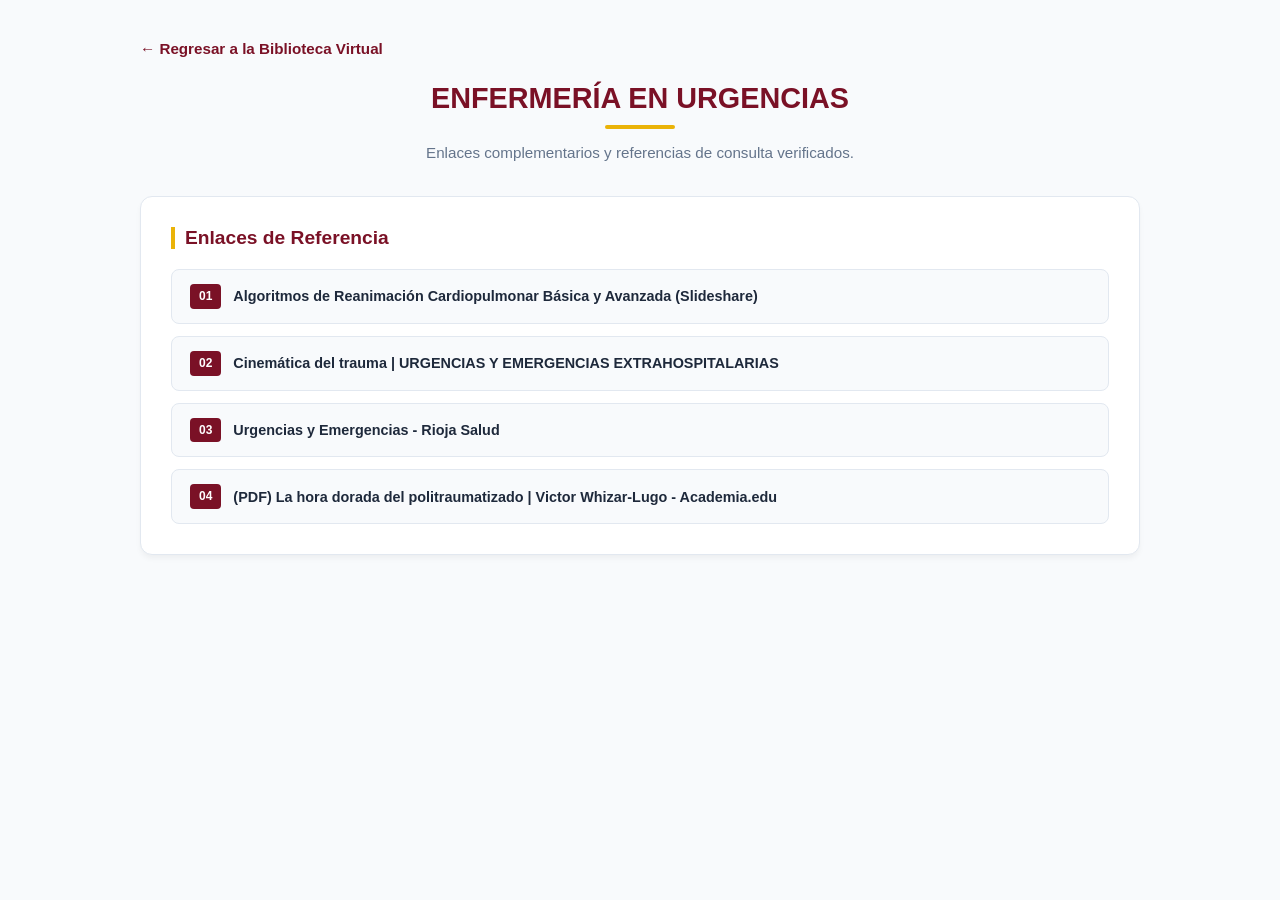
<file: enfermeria-urgencias-2.html>
<!DOCTYPE html>
<html lang="es">
<head>
  <meta charset="UTF-8">
  <meta name="viewport" content="width=device-width, initial-scale=1.0">
  <title>Enfermería en Urgencias - Recursos y Enlaces Adicionales</title>
  <style>
    :root {
      --primary-guinda: #7a1126;
      --secondary-yellow: #eab308;
      --bg-light: #f8fafc;
      --card-bg: #ffffff;
      --text-dark: #1e293b;
      --text-muted: #64748b;
      --border-color: #e2e8f0;
    }

    * {
      box-sizing: border-box;
      margin: 0;
      padding: 0;
      font-family: 'Segoe UI', Tahoma, Geneva, Verdana, sans-serif;
    }

    body {
      background-color: var(--bg-light);
      color: var(--text-dark);
      padding: 40px 20px;
    }

    .container {
      max-width: 1000px;
      margin: 0 auto;
    }

    .back-btn {
      display: inline-flex;
      align-items: center;
      gap: 6px;
      color: var(--primary-guinda);
      text-decoration: none;
      font-weight: 700;
      font-size: 0.95rem;
      margin-bottom: 25px;
      transition: transform 0.2s ease;
    }

    .back-btn:hover {
      transform: translateX(-4px);
    }

    .header-section {
      text-align: center;
      margin-bottom: 35px;
    }

    .header-section h1 {
      color: var(--primary-guinda);
      font-size: 1.8rem;
      font-weight: 800;
      text-transform: uppercase;
      margin-bottom: 10px;
    }

    .underline-accent {
      width: 70px;
      height: 4px;
      background-color: var(--secondary-yellow);
      margin: 0 auto 15px auto;
      border-radius: 2px;
    }

    .header-section p {
      color: var(--text-muted);
      font-size: 0.95rem;
    }

    .list-section {
      background: var(--card-bg);
      border-radius: 12px;
      padding: 30px;
      border: 1px solid var(--border-color);
      box-shadow: 0 4px 6px -1px rgba(0, 0, 0, 0.05);
    }

    .section-title {
      color: var(--primary-guinda);
      font-size: 1.2rem;
      font-weight: 700;
      margin-bottom: 20px;
      border-left: 4px solid var(--secondary-yellow);
      padding-left: 10px;
    }

    .links-list {
      list-style: none;
      display: flex;
      flex-direction: column;
      gap: 12px;
    }

    .links-list li {
      background: var(--bg-light);
      border-radius: 8px;
      border: 1px solid var(--border-color);
      transition: all 0.2s ease;
    }

    .links-list li:hover {
      border-color: var(--primary-guinda);
      background: #fdf2f8;
    }

    .links-list a {
      display: flex;
      align-items: center;
      gap: 12px;
      padding: 14px 18px;
      text-decoration: none;
      color: var(--text-dark);
      font-size: 0.9rem;
      font-weight: 600;
      line-height: 1.4;
    }

    .links-list a span.badge-num {
      background-color: var(--primary-guinda);
      color: #fff;
      font-size: 0.75rem;
      padding: 4px 9px;
      border-radius: 4px;
      flex-shrink: 0;
    }

    .links-list a:hover span.badge-num {
      background-color: var(--secondary-yellow);
      color: var(--text-dark);
    }
  </style>
</head>
<body>

  <div class="container">
    
    <!-- Botón para regresar a la Biblioteca Virtual -->
    <a href="BibliotecaV.html" class="back-btn">&larr; Regresar a la Biblioteca Virtual</a>

    <div class="header-section">
      <h1>Enfermería en Urgencias </h1>
      <div class="underline-accent"></div>
      <p>Enlaces complementarios y referencias de consulta verificados.</p>
    </div>

    <div class="list-section">
      <div class="section-title">Enlaces de Referencia</div>
      <ul class="links-list">
        <li>
          <a href="https://es.slideshare.net/thadeusw/algoritmos-de-reanimacion-cardiopulmonar-basica-y-avanzada?related=1" target="_blank">
            <span class="badge-num">01</span>
            <span>Algoritmos de Reanimación Cardiopulmonar Básica y Avanzada (Slideshare)</span>
          </a>
        </li>
        <li>
          <a href="http://formacionenemergencias.blogspot.com/" target="_blank">
            <span class="badge-num">02</span>
            <span>Cinemática del trauma | URGENCIAS Y EMERGENCIAS EXTRAHOSPITALARIAS</span>
          </a>
        </li>
        <li>
          <a href="https://www.riojasalud.es/servicios/urgencias/articulos/urgencias-y-emergencias" target="_blank">
            <span class="badge-num">03</span>
            <span>Urgencias y Emergencias - Rioja Salud</span>
          </a>
        </li>
        <li>
          <a href="https://www.academia.edu/12753618/La_hora_dorada_del_politraumatizado" target="_blank">
            <span class="badge-num">04</span>
            <span>(PDF) La hora dorada del politraumatizado | Victor Whizar-Lugo - Academia.edu</span>
          </a>
        </li>
      </ul>
    </div>

  </div>

</body>
</html>
</file>
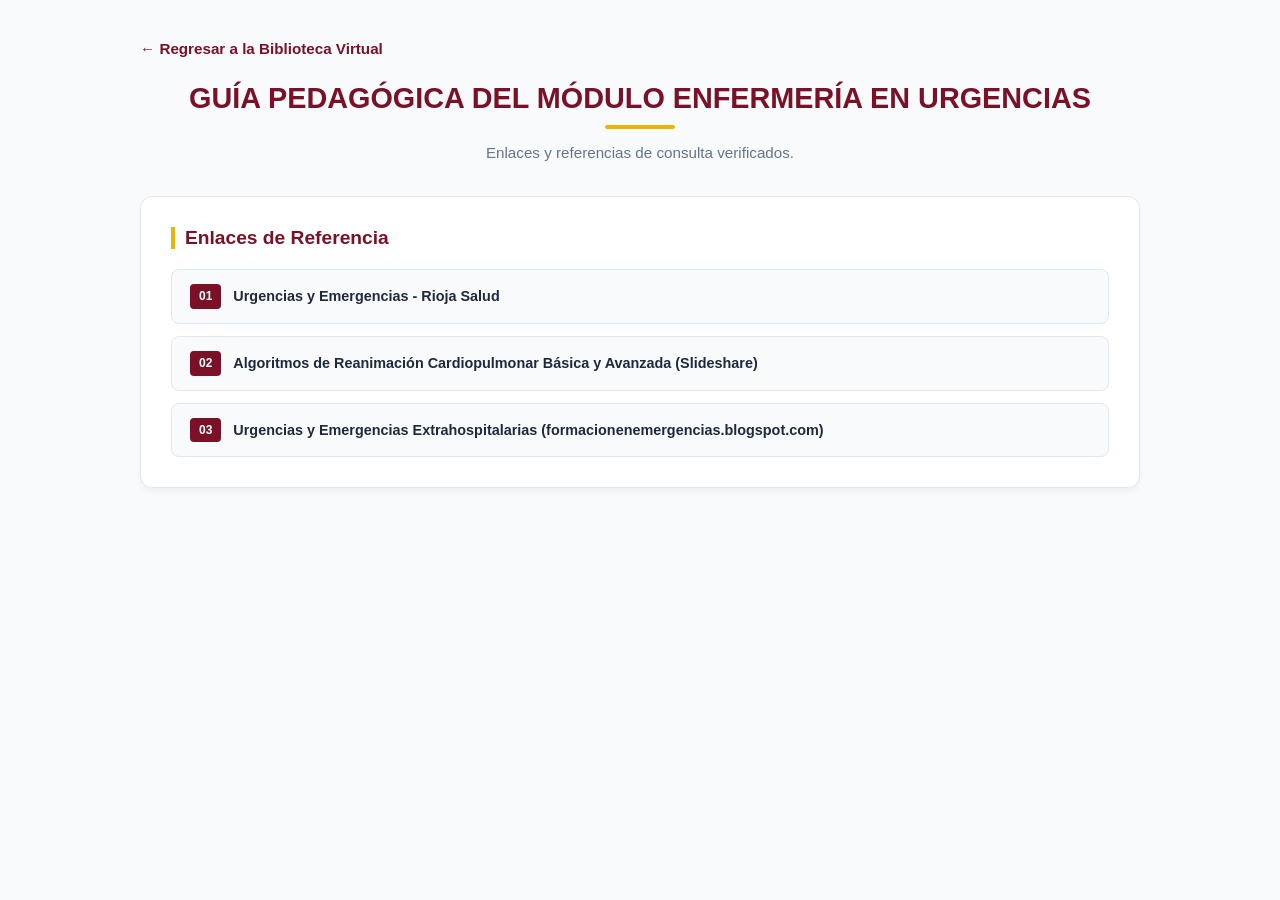
<file: enfermeria-urgencias.html>
<!DOCTYPE html>
<html lang="es">
<head>
  <meta charset="UTF-8">
  <meta name="viewport" content="width=device-width, initial-scale=1.0">
  <title>Enfermería en Urgencias - Enlaces de Consulta</title>
  <style>
    :root {
      --primary-guinda: #7a1126;
      --secondary-yellow: #eab308;
      --bg-light: #f8fafc;
      --card-bg: #ffffff;
      --text-dark: #1e293b;
      --text-muted: #64748b;
      --border-color: #e2e8f0;
    }

    * {
      box-sizing: border-box;
      margin: 0;
      padding: 0;
      font-family: 'Segoe UI', Tahoma, Geneva, Verdana, sans-serif;
    }

    body {
      background-color: var(--bg-light);
      color: var(--text-dark);
      padding: 40px 20px;
    }

    .container {
      max-width: 1000px;
      margin: 0 auto;
    }

    .back-btn {
      display: inline-flex;
      align-items: center;
      gap: 6px;
      color: var(--primary-guinda);
      text-decoration: none;
      font-weight: 700;
      font-size: 0.95rem;
      margin-bottom: 25px;
      transition: transform 0.2s ease;
    }

    .back-btn:hover {
      transform: translateX(-4px);
    }

    .header-section {
      text-align: center;
      margin-bottom: 35px;
    }

    .header-section h1 {
      color: var(--primary-guinda);
      font-size: 1.8rem;
      font-weight: 800;
      text-transform: uppercase;
      margin-bottom: 10px;
    }

    .underline-accent {
      width: 70px;
      height: 4px;
      background-color: var(--secondary-yellow);
      margin: 0 auto 15px auto;
      border-radius: 2px;
    }

    .header-section p {
      color: var(--text-muted);
      font-size: 0.95rem;
    }

    .list-section {
      background: var(--card-bg);
      border-radius: 12px;
      padding: 30px;
      border: 1px solid var(--border-color);
      box-shadow: 0 4px 6px -1px rgba(0, 0, 0, 0.05);
    }

    .section-title {
      color: var(--primary-guinda);
      font-size: 1.2rem;
      font-weight: 700;
      margin-bottom: 20px;
      border-left: 4px solid var(--secondary-yellow);
      padding-left: 10px;
    }

    .links-list {
      list-style: none;
      display: flex;
      flex-direction: column;
      gap: 12px;
    }

    .links-list li {
      background: var(--bg-light);
      border-radius: 8px;
      border: 1px solid var(--border-color);
      transition: all 0.2s ease;
    }

    .links-list li:hover {
      border-color: var(--primary-guinda);
      background: #fdf2f8;
    }

    .links-list a {
      display: flex;
      align-items: center;
      gap: 12px;
      padding: 14px 18px;
      text-decoration: none;
      color: var(--text-dark);
      font-size: 0.9rem;
      font-weight: 600;
      line-height: 1.4;
    }

    .links-list a span.badge-num {
      background-color: var(--primary-guinda);
      color: #fff;
      font-size: 0.75rem;
      padding: 4px 9px;
      border-radius: 4px;
      flex-shrink: 0;
    }

    .links-list a:hover span.badge-num {
      background-color: var(--secondary-yellow);
      color: var(--text-dark);
    }
  </style>
</head>
<body>

  <div class="container">
    
    <!-- Botón para regresar a la Biblioteca Virtual -->
    <a href="BibliotecaV.html" class="back-btn">&larr; Regresar a la Biblioteca Virtual</a>

    <div class="header-section">
      <h1>Guía Pedagógica del Módulo Enfermería en Urgencias</h1>
      <div class="underline-accent"></div>
      <p>Enlaces y referencias de consulta verificados.</p>
    </div>

    <div class="list-section">
      <div class="section-title">Enlaces de Referencia</div>
      <ul class="links-list">
        <li>
          <a href="https://www.riojasalud.es/" target="_blank">
            <span class="badge-num">01</span>
            <span>Urgencias y Emergencias - Rioja Salud</span>
          </a>
        </li>
        <li>
          <a href="https://es.slideshare.net/thadeusw/algoritmos-de-reanimacion-cardiopulmonar-basica-y-avanzada?related=1" target="_blank">
            <span class="badge-num">02</span>
            <span>Algoritmos de Reanimación Cardiopulmonar Básica y Avanzada (Slideshare)</span>
          </a>
        </li>
        <li>
          <a href="http://formacionenemergencias.blogspot.com/" target="_blank">
            <span class="badge-num">03</span>
            <span>Urgencias y Emergencias Extrahospitalarias (formacionenemergencias.blogspot.com)</span>
          </a>
        </li>
      </ul>
    </div>

  </div>

</body>
</html>
</file>
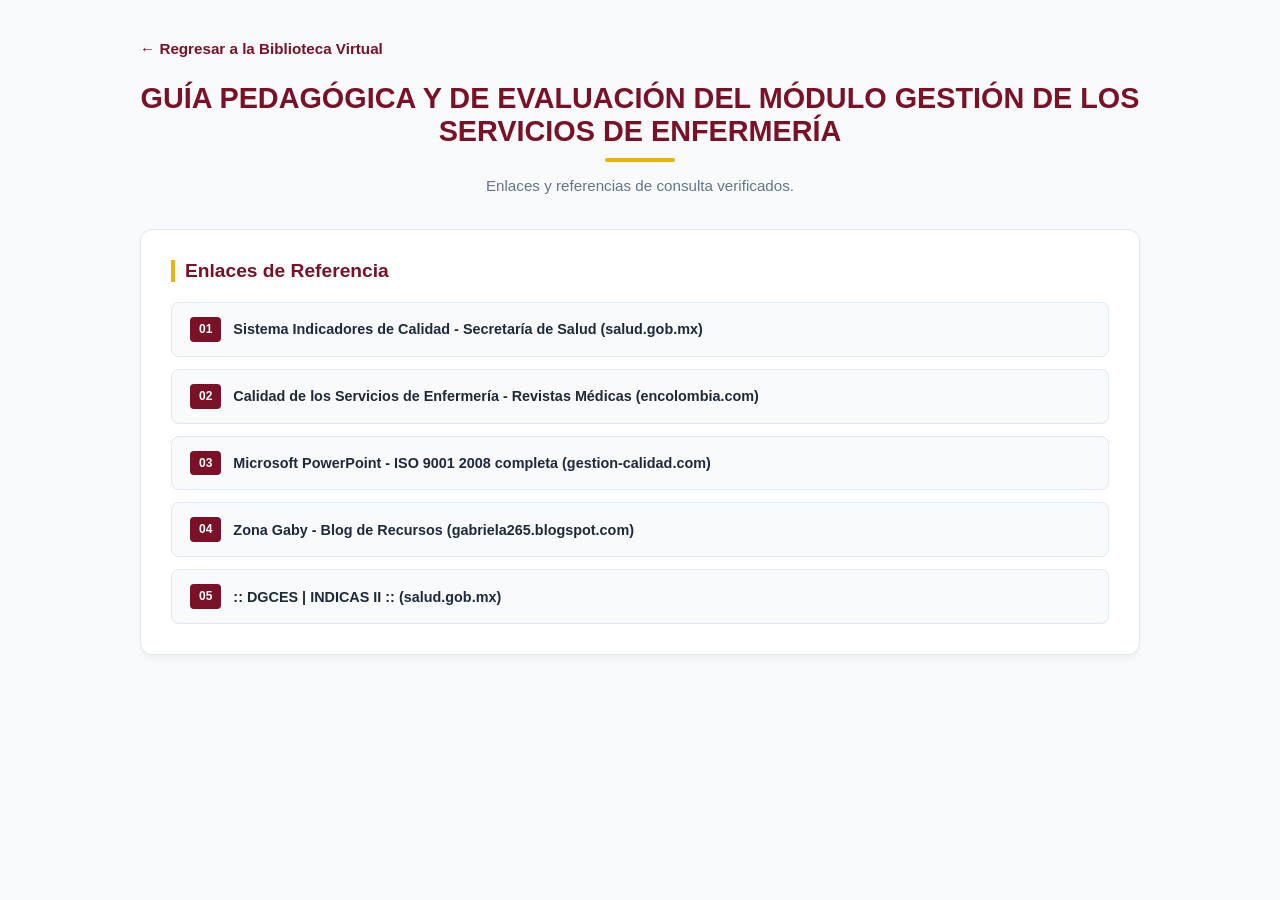
<file: gestion-servicios-enfermeria.html>
<!DOCTYPE html>
<html lang="es">
<head>
  <meta charset="UTF-8">
  <meta name="viewport" content="width=device-width, initial-scale=1.0">
  <title>Gestión de los Servicios de Enfermería - Enlaces de Consulta</title>
  <style>
    :root {
      --primary-guinda: #7a1126;
      --secondary-yellow: #eab308;
      --bg-light: #f8fafc;
      --card-bg: #ffffff;
      --text-dark: #1e293b;
      --text-muted: #64748b;
      --border-color: #e2e8f0;
    }

    * {
      box-sizing: border-box;
      margin: 0;
      padding: 0;
      font-family: 'Segoe UI', Tahoma, Geneva, Verdana, sans-serif;
    }

    body {
      background-color: var(--bg-light);
      color: var(--text-dark);
      padding: 40px 20px;
    }

    .container {
      max-width: 1000px;
      margin: 0 auto;
    }

    .back-btn {
      display: inline-flex;
      align-items: center;
      gap: 6px;
      color: var(--primary-guinda);
      text-decoration: none;
      font-weight: 700;
      font-size: 0.95rem;
      margin-bottom: 25px;
      transition: transform 0.2s ease;
    }

    .back-btn:hover {
      transform: translateX(-4px);
    }

    .header-section {
      text-align: center;
      margin-bottom: 35px;
    }

    .header-section h1 {
      color: var(--primary-guinda);
      font-size: 1.8rem;
      font-weight: 800;
      text-transform: uppercase;
      margin-bottom: 10px;
    }

    .underline-accent {
      width: 70px;
      height: 4px;
      background-color: var(--secondary-yellow);
      margin: 0 auto 15px auto;
      border-radius: 2px;
    }

    .header-section p {
      color: var(--text-muted);
      font-size: 0.95rem;
    }

    .list-section {
      background: var(--card-bg);
      border-radius: 12px;
      padding: 30px;
      border: 1px solid var(--border-color);
      box-shadow: 0 4px 6px -1px rgba(0, 0, 0, 0.05);
    }

    .section-title {
      color: var(--primary-guinda);
      font-size: 1.2rem;
      font-weight: 700;
      margin-bottom: 20px;
      border-left: 4px solid var(--secondary-yellow);
      padding-left: 10px;
    }

    .links-list {
      list-style: none;
      display: flex;
      flex-direction: column;
      gap: 12px;
    }

    .links-list li {
      background: var(--bg-light);
      border-radius: 8px;
      border: 1px solid var(--border-color);
      transition: all 0.2s ease;
    }

    .links-list li:hover {
      border-color: var(--primary-guinda);
      background: #fdf2f8;
    }

    .links-list a {
      display: flex;
      align-items: center;
      gap: 12px;
      padding: 14px 18px;
      text-decoration: none;
      color: var(--text-dark);
      font-size: 0.9rem;
      font-weight: 600;
      line-height: 1.4;
    }

    .links-list a span.badge-num {
      background-color: var(--primary-guinda);
      color: #fff;
      font-size: 0.75rem;
      padding: 4px 9px;
      border-radius: 4px;
      flex-shrink: 0;
    }

    .links-list a:hover span.badge-num {
      background-color: var(--secondary-yellow);
      color: var(--text-dark);
    }
  </style>
</head>
<body>

  <div class="container">
    
    <!-- Botón para regresar a la Biblioteca Virtual -->
    <a href="BibliotecaV.html" class="back-btn">&larr; Regresar a la Biblioteca Virtual</a>

    <div class="header-section">
      <h1>Guía Pedagógica y de Evaluación del Módulo Gestión de los Servicios de Enfermería</h1>
      <div class="underline-accent"></div>
      <p>Enlaces y referencias de consulta verificados.</p>
    </div>

    <div class="list-section">
      <div class="section-title">Enlaces de Referencia</div>
      <ul class="links-list">
        <li>
          <a href="http://www.salud.gob.mx/unidades/cdi/documentos/sindicasicalidad.html" target="_blank">
            <span class="badge-num">01</span>
            <span>Sistema Indicadores de Calidad - Secretaría de Salud (salud.gob.mx)</span>
          </a>
        </li>
        <li>
          <a href="https://encolombia.com/medicina/revistas-medicas/enfermeria/enfermeria6203/calidad-los-servicios/" target="_blank">
            <span class="badge-num">02</span>
            <span>Calidad de los Servicios de Enfermería - Revistas Médicas (encolombia.com)</span>
          </a>
        </li>
        <li>
          <a href="http://www.gestion-calidad.com/en/iso-9001.html" target="_blank">
            <span class="badge-num">03</span>
            <span>Microsoft PowerPoint - ISO 9001 2008 completa (gestion-calidad.com)</span>
          </a>
        </li>
        <li>
          <a href="http://gabriela265.blogspot.com/" target="_blank">
            <span class="badge-num">04</span>
            <span>Zona Gaby - Blog de Recursos (gabriela265.blogspot.com)</span>
          </a>
        </li>
        <li>
          <a href="http://www.calidad.salud.gob.mx/dges/indicas2/index.html" target="_blank">
            <span class="badge-num">05</span>
            <span>:: DGCES | INDICAS II :: (salud.gob.mx)</span>
          </a>
        </li>
      </ul>
    </div>

  </div>

</body>
</html>
</file>
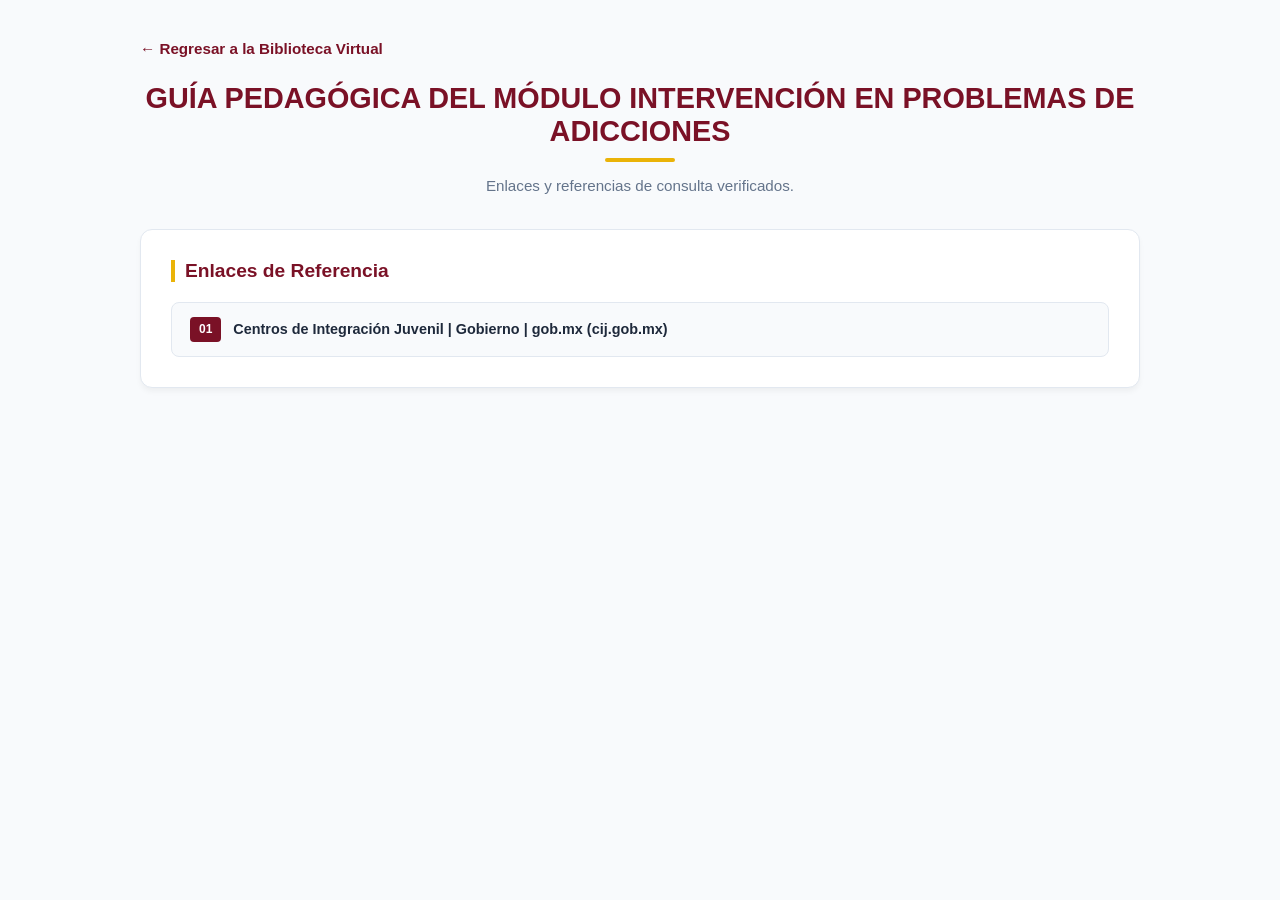
<file: intervencion-problemas-adicciones.html>
<!DOCTYPE html>
<html lang="es">
<head>
  <meta charset="UTF-8">
  <meta name="viewport" content="width=device-width, initial-scale=1.0">
  <title>Intervención en Problemas de Adicciones - Enlaces de Consulta</title>
  <style>
    :root {
      --primary-guinda: #7a1126;
      --secondary-yellow: #eab308;
      --bg-light: #f8fafc;
      --card-bg: #ffffff;
      --text-dark: #1e293b;
      --text-muted: #64748b;
      --border-color: #e2e8f0;
    }

    * {
      box-sizing: border-box;
      margin: 0;
      padding: 0;
      font-family: 'Segoe UI', Tahoma, Geneva, Verdana, sans-serif;
    }

    body {
      background-color: var(--bg-light);
      color: var(--text-dark);
      padding: 40px 20px;
    }

    .container {
      max-width: 1000px;
      margin: 0 auto;
    }

    .back-btn {
      display: inline-flex;
      align-items: center;
      gap: 6px;
      color: var(--primary-guinda);
      text-decoration: none;
      font-weight: 700;
      font-size: 0.95rem;
      margin-bottom: 25px;
      transition: transform 0.2s ease;
    }

    .back-btn:hover {
      transform: translateX(-4px);
    }

    .header-section {
      text-align: center;
      margin-bottom: 35px;
    }

    .header-section h1 {
      color: var(--primary-guinda);
      font-size: 1.8rem;
      font-weight: 800;
      text-transform: uppercase;
      margin-bottom: 10px;
    }

    .underline-accent {
      width: 70px;
      height: 4px;
      background-color: var(--secondary-yellow);
      margin: 0 auto 15px auto;
      border-radius: 2px;
    }

    .header-section p {
      color: var(--text-muted);
      font-size: 0.95rem;
    }

    .list-section {
      background: var(--card-bg);
      border-radius: 12px;
      padding: 30px;
      border: 1px solid var(--border-color);
      box-shadow: 0 4px 6px -1px rgba(0, 0, 0, 0.05);
    }

    .section-title {
      color: var(--primary-guinda);
      font-size: 1.2rem;
      font-weight: 700;
      margin-bottom: 20px;
      border-left: 4px solid var(--secondary-yellow);
      padding-left: 10px;
    }

    .links-list {
      list-style: none;
      display: flex;
      flex-direction: column;
      gap: 12px;
    }

    .links-list li {
      background: var(--bg-light);
      border-radius: 8px;
      border: 1px solid var(--border-color);
      transition: all 0.2s ease;
    }

    .links-list li:hover {
      border-color: var(--primary-guinda);
      background: #fdf2f8;
    }

    .links-list a {
      display: flex;
      align-items: center;
      gap: 12px;
      padding: 14px 18px;
      text-decoration: none;
      color: var(--text-dark);
      font-size: 0.9rem;
      font-weight: 600;
      line-height: 1.4;
    }

    .links-list a span.badge-num {
      background-color: var(--primary-guinda);
      color: #fff;
      font-size: 0.75rem;
      padding: 4px 9px;
      border-radius: 4px;
      flex-shrink: 0;
    }

    .links-list a:hover span.badge-num {
      background-color: var(--secondary-yellow);
      color: var(--text-dark);
    }
  </style>
</head>
<body>

  <div class="container">
    
    <!-- Botón para regresar a la Biblioteca Virtual -->
    <a href="BibliotecaV.html" class="back-btn">&larr; Regresar a la Biblioteca Virtual</a>

    <div class="header-section">
      <h1>Guía Pedagógica del Módulo Intervención en Problemas de Adicciones</h1>
      <div class="underline-accent"></div>
      <p>Enlaces y referencias de consulta verificados.</p>
    </div>

    <div class="list-section">
      <div class="section-title">Enlaces de Referencia</div>
      <ul class="links-list">
        <li>
          <a href="http://www.cij.gob.mx/Publicaciones/material_tratamiento.html" target="_blank">
            <span class="badge-num">01</span>
            <span>Centros de Integración Juvenil | Gobierno | gob.mx (cij.gob.mx)</span>
          </a>
        </li>
      </ul>
    </div>

  </div>

</body>
</html>
</file>
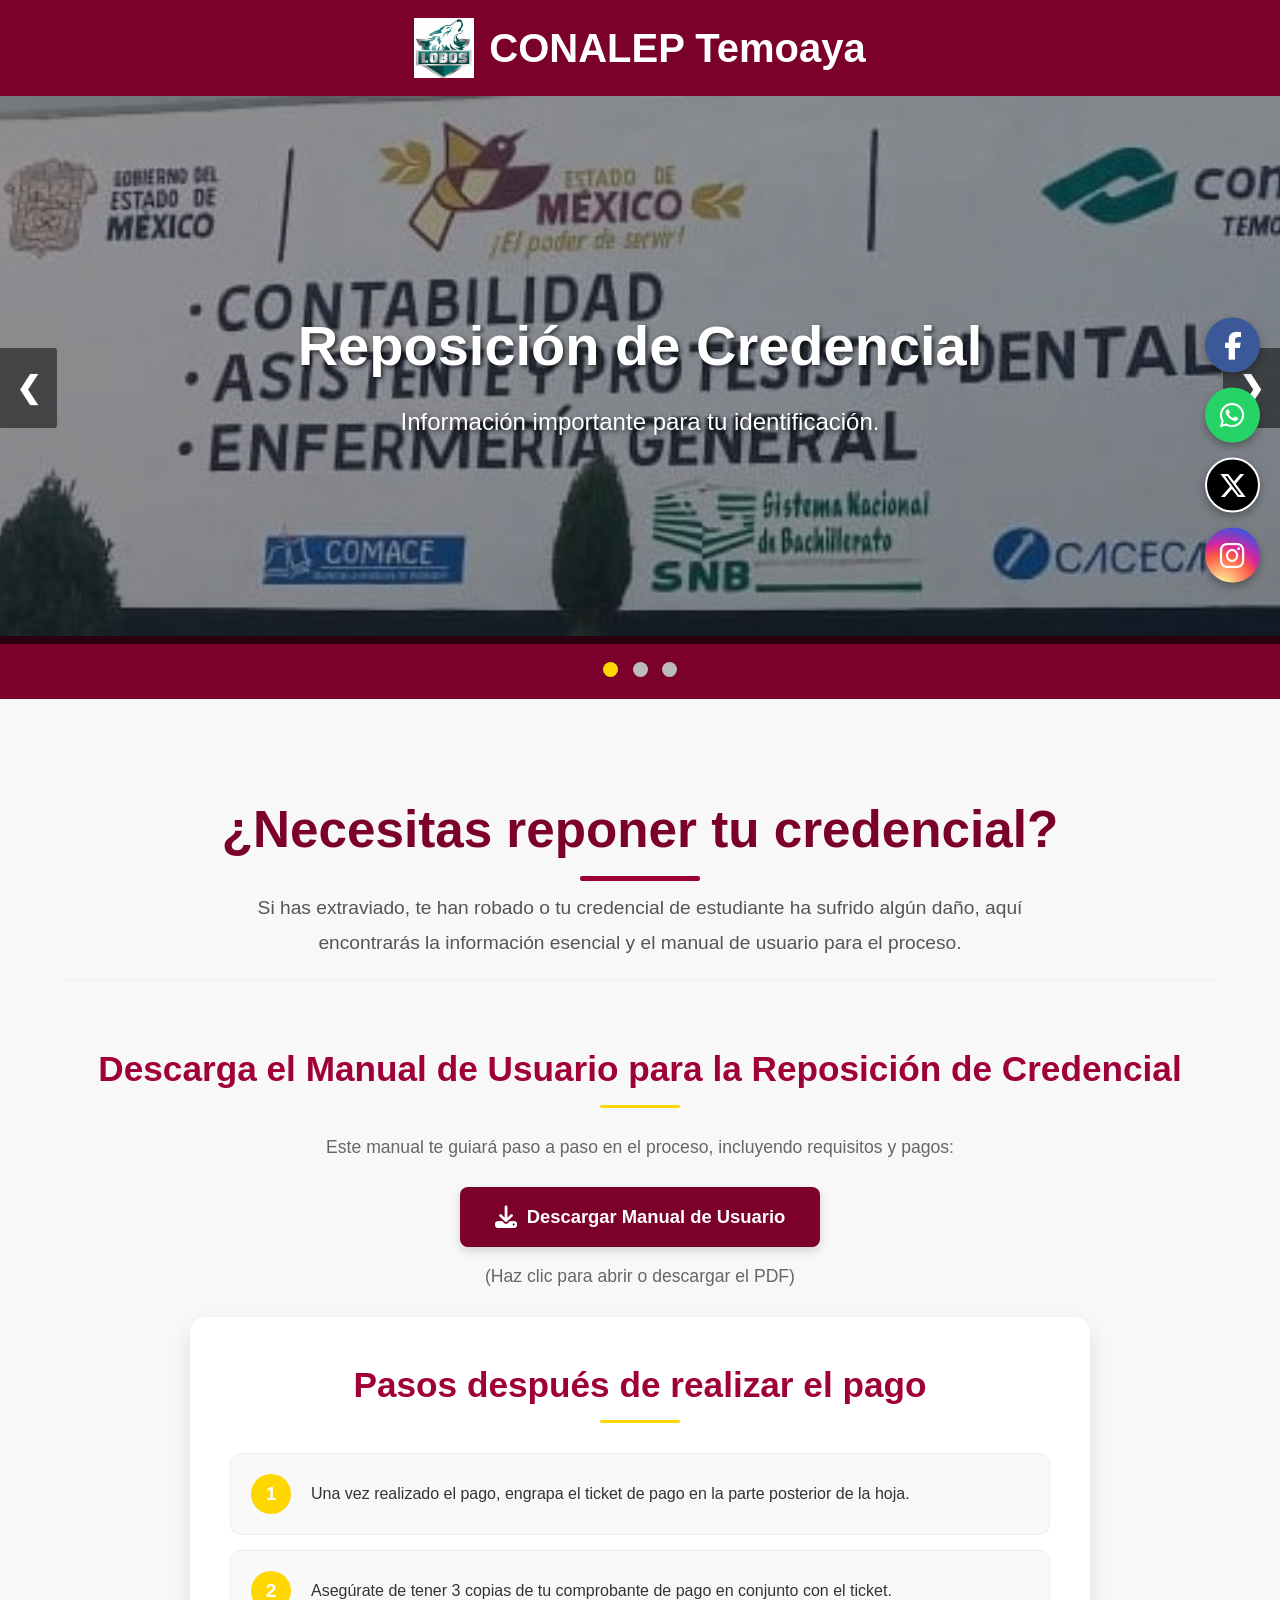
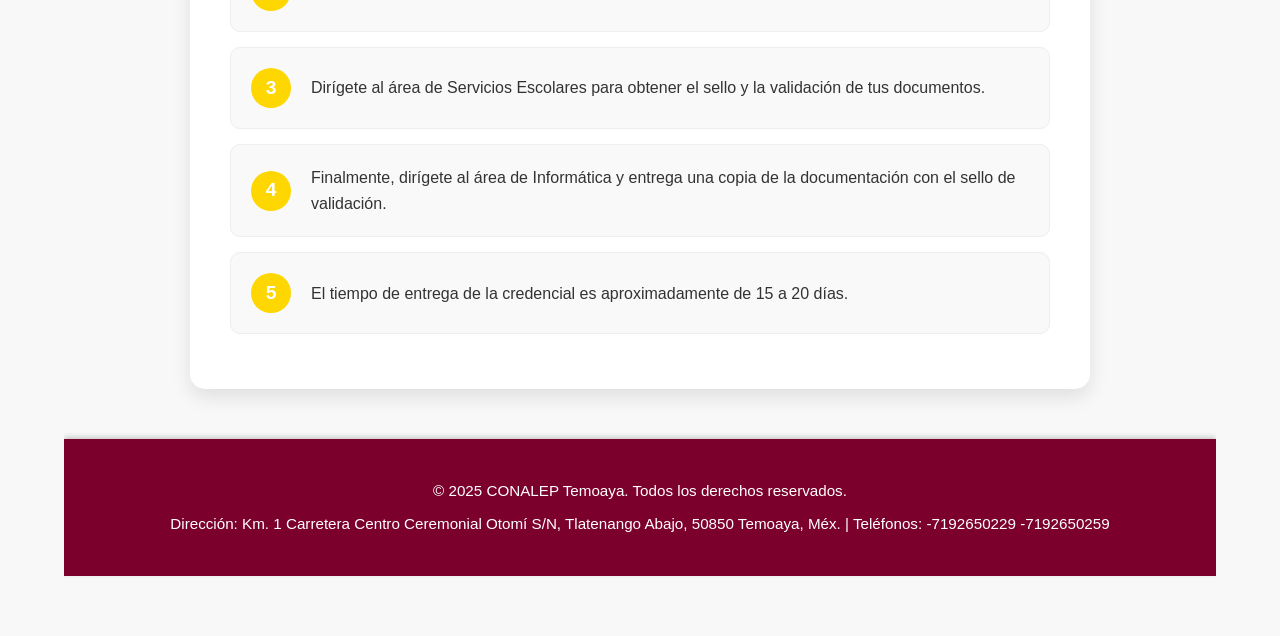
<file: reposicion-credencial.html>
<!DOCTYPE html>
<html lang="es">
<head>
    <meta charset="UTF-8">
    <meta name="viewport" content="width=device-width, initial-scale=1.0">
    <title>CONALEP Temoaya - Reposición de Credencial</title>
    <link rel="stylesheet" href="style.css">
    <link rel="stylesheet" href="https://cdnjs.cloudflare.com/ajax/libs/font-awesome/6.5.2/css/all.min.css">
    <link href="https://fonts.googleapis.com/css2?family=Roboto:wght@400;700&family=Oswald:wght@500&display=swap" rel="stylesheet">
</head>
<body>

    <div class="social-icons-float">
        <a href="https://www.facebook.com/ConalepTemoaya080?mibextid=ZbWKwL" target="_blank" class="social-icon facebook" aria-label="Visitar Facebook de CONALEP Temoaya">
            <i class="fab fa-facebook-f"></i>
        </a>
        <a href="https://whatsapp.com/channel/0029VaXkV3gK0IBemLqQGA2Q" target="_blank" class="social-icon whatsapp" aria-label="Enviar mensaje a CONALEP Temoaya por WhatsApp">
            <i class="fab fa-whatsapp"></i>
        </a>
        <a href="https://x.com/ConalepTemoaya?t=_tFDwOR5EO-kMRiu1jZuSw&s=08" target="_blank" class="social-icon x-icon" aria-label="Visitar X (Twitter) de CONALEP Temoaya">
            <i class="fab fa-x-twitter"></i>
        </a>
        <a href="https://www.instagram.com/conaleptemoaya080/" target="_blank" class="social-icon instagram" aria-label="Visitar Instagram de CONALEP Temoaya">
            <i class="fab fa-instagram"></i>
        </a>
    </div>

    <header class="header">
        <div class="container">
            <img src="lobo1.jpeg" alt="Logo CONALEP Temoaya" class="logo">
            <h1>CONALEP Temoaya</h1>
        </div>
    </header>

    <section class="carousel-section">
        <div class="carousel-container">
            <div class="carousel-slide fade">
                <img src="muralcarreras.jpg" alt="Instalaciones de CONALEP Temoaya">
                <div class="carousel-caption">
                    <h2>Reposición de Credencial</h2>
                    <p>Información importante para tu identificación.</p>
                </div>
            </div>
            <div class="carousel-slide fade">
                <img src="entrada.jpg" alt="Estudiantes en el laboratorio">
                <div class="carousel-caption">
                    <h2>Tu Identificación Estudiantil</h2>
                    <p>Tramita tu credencial de manera sencilla.</p>
                </div>
            </div>
            <div class="carousel-slide fade">
                <img src="enfermeria1.jpg" alt="Eventos y actividades estudiantiles">
                <div class="carousel-caption">
                    <h2>Estamos para Ayudarte</h2>
                    <p>Encuentra aquí los pasos y requisitos.</p>
                </div>
            </div>

            <a class="prev" onclick="plusSlides(-1)" aria-label="Imagen anterior">❮</a>
            <a class="next" onclick="plusSlides(1)" aria-label="Imagen siguiente">❯</a>
        </div>
        <div style="text-align:center" class="carousel-dots">
            <span class="dot" onclick="currentSlide(1)"></span>
            <span class="dot" onclick="currentSlide(2)"></span>
            <span class="dot" onclick="currentSlide(3)"></span>
        </div>
    </section>

    <section class="reposition-section container">
    <div class="section-header">
        <h2>¿Necesitas reponer tu credencial?</h2>
        <p class="intro-text">Si has extraviado, te han robado o tu credencial de estudiante ha sufrido algún daño, aquí encontrarás la información esencial y el manual de usuario para el proceso.</p>
    </div>

    <div class="content-block download-manual">
        <h3>Descarga el Manual de Usuario para la Reposición de Credencial</h3>
        <p>Este manual te guiará paso a paso en el proceso, incluyendo requisitos y pagos:</p>
        <a href="Manual de usuario(servicios al contribuyente).pdf" target="_blank" class="main-download-button">
            <i class="fas fa-download"></i> Descargar Manual de Usuario
        </a>
        <p class="small-text-info">(Haz clic para abrir o descargar el PDF)</p>
    </div>
<div class="payment-steps-container">
    <h3>Pasos después de realizar el pago</h3>
    <ol class="styled-steps">
        <li class="step-item">
            <span class="step-number">1</span>
            Una vez realizado el pago, engrapa el ticket de pago en la parte posterior de la hoja.
        </li>
        <li class="step-item">
            <span class="step-number">2</span>
            Asegúrate de tener 3 copias de tu comprobante de pago en conjunto con el ticket.
        </li>
        <li class="step-item">
            <span class="step-number">3</span>
            Dirígete al área de Servicios Escolares para obtener el sello y la validación de tus documentos.
        </li>
        <li class="step-item">
            <span class="step-number">4</span>
            Finalmente, dirígete al área de Informática y entrega una copia de la documentación con el sello de validación.
        </li>
        <li class="step-item">
            <span class="step-number">5</span>
            El tiempo de entrega de la credencial es aproximadamente de 15 a 20 días.
        </li>
    </ol>
</div>
       
    <footer class="footer">
        <div class="container">
            <p>© 2025 CONALEP Temoaya. Todos los derechos reservados.</p>
            <p>Dirección: Km. 1 Carretera Centro Ceremonial Otomí S/N, Tlatenango Abajo, 50850 Temoaya, Méx. | Teléfonos: -7192650229 -7192650259</p>
        </div>
    </footer>

    <script src="script.js"></script>
</body>
</html>
</file>
<file: style.css>
/* Variables CSS - Tonos de Guinda Vibrantes */
:root {
    --primary-color: #7B002B;    /* Guinda intenso y vibrante para elementos principales */
    --secondary-color: #A0003A;   /* Un guinda cereza, para títulos o toques especiales */
    --accent-color: #FFD700;     /* Dorado brillante (Gold), perfecto para resaltar */
    --text-color: #333;           /* Texto oscuro general para buena legibilidad */
    --light-text-color: #FFFFFF; /* Blanco puro para texto sobre fondos oscuros */
    --background-light: #F8F8F8; /* Un blanco roto o gris muy claro para fondos generales */
    --background-dark: #2A0010;   /* Un guinda muy oscuro, casi negro, para contraste profundo */
}

/* Reset básico para asegurar consistencia entre navegadores */
* {
    margin: 0;
    padding: 0;
    box-sizing: border-box;
}

body {
    font-family: 'Arial', sans-serif; /* Fuente principal para todo el cuerpo */
    line-height: 1.6;
    color: var(--text-color);
    background: var(--background-light);
    scroll-behavior: smooth;
}

.container {
    width: 90%;
    max-width: 1200px; /* Ancho máximo para el contenido principal */
    margin: auto; /* Centra el contenedor */
    overflow: hidden;
    padding: 0 20px; /* Padding horizontal para evitar que el contenido toque los bordes */
}

/* --- Encabezado --- */
.header {
    background: var(--primary-color);
    color: var(--light-text-color);
    padding: 1rem 0;
    box-shadow: 0 2px 5px rgba(0,0,0,0.2);
    display: flex;
    align-items: center;
    justify-content: center;
    text-align: center;
}

.header .container {
    display: flex;
    align-items: center;
    justify-content: center; /* Centrar el contenido del header */
    gap: 15px; /* Espacio entre el logo y el texto */
}

.header .logo {
    height: 60px; /* Ajusta el tamaño del logo según sea necesario */
    width: auto;
}

.header h1 {
    font-size: 2.5rem;
    margin: 0;
    color: var(--light-text-color); /* Las letras de CONALEP Temoaya son blancas */
}

/* --- Íconos Flotantes de Redes Sociales --- */
.social-icons-float {
    position: fixed;
    right: 20px;
    top: 50%;
    transform: translateY(-50%);
    z-index: 1000; /* Asegura que estén sobre otros elementos */
    display: flex;
    flex-direction: column;
    gap: 15px;
}

.social-icon {
    display: flex;
    align-items: center;
    justify-content: center;
    width: 55px;
    height: 55px;
    border-radius: 50%;
    color: white; /* Color por defecto de los iconos, ya que algunos no tienen fondo degradado */
    font-size: 28px;
    text-decoration: none;
    box-shadow: 0 4px 8px rgba(0,0,0,0.3);
    transition: transform 0.3s ease, background-color 0.3s ease;
}

.social-icon.facebook {
    background-color: #3b5998; /* Color de Facebook */
}

.social-icon.whatsapp {
    background-color: #25d366; /* Color de WhatsApp */
}

/* Nuevos estilos para X (Twitter) e Instagram */
.social-icon.x-icon {
    background-color: #000000; /* Color oficial de X (negro) */
    border: 2px solid #FFFFFF; /* Añade un borde blanco para que resalte */
}

/* FUERZA el color blanco para el ícono 'X' dentro de su contenedor */
.social-icon.x-icon i.fab.fa-x-twitter {
    color: #FFFFFF;
}

.social-icon.instagram {
    /* Degradado de Instagram */
    background: radial-gradient(circle at 30% 107%, #fdf497 0%, #fdf497 5%, #fd5949 45%, #d6249f 60%, #285AEB 90%);
}

.social-icon:hover {
    transform: scale(1.1);
}

/* --- Carrusel de Imágenes --- */
.carousel-section {
    position: relative;
    width: 100%;
    overflow: hidden;
    margin-bottom: 30px;
    background-color: var(--background-dark); /* Fondo guinda muy oscuro para el carrusel */
}

.carousel-container {
    position: relative;
    max-width: 100%;
    margin: auto;
}

.carousel-slide {
    display: none; /* Oculta todas las imágenes por defecto */
    text-align: center;
}

.carousel-slide img {
    width: 100%;
    height: 60vh; /* Altura de la imagen, ajusta según sea necesario */
    object-fit: cover; /* Asegura que la imagen cubra el espacio sin distorsionarse */
    filter: brightness(70%); /* Oscurece la imagen para que el texto resalte */
}

.carousel-caption {
    position: absolute;
    top: 50%;
    left: 50%;
    transform: translate(-50%, -50%);
    color: var(--light-text-color); /* El texto del carrusel también es blanco */
    text-shadow: 2px 2px 4px rgba(0,0,0,0.7);
    z-index: 5;
    width: 80%;
}

.carousel-caption h2 {
    font-size: 3.5rem;
    margin-bottom: 15px;
    color: var(--light-text-color); /* El título "Formando el futuro de México" es blanco */
}

.carousel-caption p {
    font-size: 1.5rem;
    line-height: 1.4;
}

/* Navegación del carrusel (botones prev/next) */
.prev, .next {
    cursor: pointer;
    position: absolute;
    top: 50%;
    width: auto;
    padding: 16px;
    margin-top: -22px;
    color: white;
    font-weight: bold;
    font-size: 30px;
    transition: 0.6s ease;
    border-radius: 0 3px 3px 0;
    user-select: none;
    background-color: rgba(0,0,0,0.5);
    text-decoration: none;
}

.next {
    right: 0;
    border-radius: 3px 0 0 3px;
}

.prev:hover, .next:hover {
    background-color: rgba(0,0,0,0.8);
}

/* Puntos indicadores del carrusel */
.carousel-dots {
    padding: 15px;
    background-color: var(--primary-color);
    text-align: center;
}

.dot {
    cursor: pointer;
    height: 15px;
    width: 15px;
    margin: 0 5px;
    background-color: #bbb;
    border-radius: 50%;
    display: inline-block;
    transition: background-color 0.6s ease;
}

.active, .dot:hover {
    background-color: var(--accent-color); /* Los puntos activos y hover son dorados */
}

/* Transición para las imágenes del carrusel */
.fade {
    animation-name: fade;
    animation-duration: 1.5s;
}

@keyframes fade {
    from {opacity: .4}
    to {opacity: 1}
}

/* --- Mejoras para la Sección de Información/Tarjetas (para la página principal) --- */
.info-section {
    padding: 60px 0;
    text-align: center;
    background-color: var(--background-light);
}

.info-section h2 {
    font-size: 3.2rem;
    color: var(--primary-color);
    margin-bottom: 50px;
    position: relative;
    display: inline-block;
}

.info-section h2::after {
    content: '';
    position: absolute;
    left: 50%;
    bottom: -15px;
    transform: translateX(-50%);
    width: 100px;
    height: 5px;
    background-color: var(--secondary-color);
    border-radius: 2px;
}

/* Contenedor de las tarjetas */
.info-cards {
    display: flex;
    flex-wrap: wrap;
    justify-content: center; /* Centra las tarjetas horizontalmente */
    gap: 40px;
    margin-top: 40px;
    max-width: 1200px; /* Limita el ancho máximo del contenedor de tarjetas */
    margin-left: auto; /* Centra el contenedor de tarjetas */
    margin-right: auto; /* Centra el contenedor de tarjetas */
    padding: 0 20px;
}

/* Estilos para cada tarjeta individual */
.card {
    background: white;
    border-radius: 15px;
    box-shadow: 0 10px 25px rgba(0,0,0,0.1);
    padding: 35px;
    text-align: center;
    flex: 1;
    min-width: 280px;
    max-width: 350px;
    transition: transform 0.3s ease, box-shadow 0.3s ease;
    display: flex;
    flex-direction: column;
    justify-content: space-between;
}

.card:hover {
    transform: translateY(-15px);
    box-shadow: 0 15px 35px rgba(0,0,0,0.2);
}

.icon-wrapper {
    margin-bottom: 25px;
}

.icon-wrapper i {
    font-size: 4.5rem;
    color: var(--accent-color);
    transition: transform 0.3s ease;
}

.card:hover .icon-wrapper i {
    transform: scale(1.1);
}

.card h3 {
    font-size: 2.2rem;
    color: var(--secondary-color);
    margin-bottom: 20px;
}

.card p {
    font-size: 1.05rem;
    margin-bottom: 30px;
    color: #555;
    flex-grow: 1;
}

.btn {
    display: inline-block;
    background: var(--accent-color);
    color: white;
    padding: 14px 30px;
    border-radius: 8px;
    text-decoration: none;
    font-weight: bold;
    font-size: 1.05rem;
    transition: background-color 0.3s ease, transform 0.2s ease, box-shadow 0.3s ease;
    border: none;
    cursor: pointer;
    box-shadow: 0 4px 10px rgba(0,0,0,0.1);
}

.btn:hover {
    background-color: #ccaa00;
    transform: translateY(-3px);
    box-shadow: 0 6px 15px rgba(0,0,0,0.2);
}

/* --- SECCIÓN DE CARRERAS (carreras.html) --- */
.careers-content {
    padding: 60px 0;
    text-align: center;
}

.careers-content h2 {
    font-size: 3.2rem;
    color: var(--primary-color);
    margin-bottom: 50px;
    position: relative;
    display: inline-block;
}

.careers-content h2::after {
    content: '';
    position: absolute;
    left: 50%;
    bottom: -15px;
    transform: translateX(-50%);
    width: 100px;
    height: 5px;
    background-color: var(--secondary-color);
    border-radius: 2px;
}

/* Contenedor principal de los bloques de carrera */
.career-blocks-container {
    display: grid;
    grid-template-columns: repeat(auto-fit, minmax(350px, 1fr)); /* Aumentamos el min-width para que sean más anchos */
    gap: 30px;
    max-width: 1200px;
    margin: 0 auto;
    padding: 0 20px;
    align-items: stretch; /* Volvemos a 'stretch' para que las alturas se igualen si es necesario */
}

/* Estilos para cada bloque de carrera individual */
.career-block {
    background-color: white;
    border-radius: 15px;
    box-shadow: 0 12px 30px rgba(0, 0, 0, 0.15);
    overflow: hidden;
    display: flex;
    flex-direction: column;
    transition: transform 0.3s ease, box-shadow 0.3s ease;
    /* Reducimos significativamente la altura mínima para favorecer una forma rectangular */
    min-height: 400px; /* Ajusta este valor según la cantidad mínima de contenido que tengas */
    height: 100%;
}

.career-block:hover {
    transform: translateY(-12px);
    box-shadow: 0 20px 40px rgba(0, 0, 0, 0.2);
}
/* Wrapper para la imagen */
.image-wrapper {
    width: 100%;
    /* height: 180px; */ /* ELIMINAR O COMENTAR ESTA LÍNEA */
    aspect-ratio: 16 / 9; /* Establece una relación de aspecto fija (ancho / alto). Prueba 4 / 3, 3 / 2, etc. */
    overflow: hidden;
    position: relative;
    display: flex;
    align-items: center;
    justify-content: center;
    border-bottom: 2px solid var(--accent-color);
    flex-shrink: 0;
}
/* Wrapper para la imagen */
.image-wrapper {
    width: 100%;
    height: 180px; /* Mantendríamos la altura fija para que todos los contenedores de imagen sean iguales */
    overflow: hidden;
    position: relative;
    display: flex;
    align-items: center;
    justify-content: center;
    border-bottom: 2px solid var(--accent-color);
    flex-shrink: 0;
    background-color: #f0f0f0; /* Opcional: define un color para el espacio vacío si usas 'contain' */
}

.image-wrapper img {
    width: 100%;
    height: 100%;
    object-fit: contain; /* CAMBIO CLAVE: La imagen se escala para que quepa completamente */
    object-position: center;
    transition: transform 0.5s ease;
}
/* Wrapper para el contenido de texto */
.content-wrapper {
    padding: 20px; /* Redujimos un poco el padding vertical */
    display: flex;
    flex-direction: column;
    text-align: center;
    flex-grow: 1;
    /* Eliminamos el justify-content: space-between; para que el contenido se apile naturalmente */
}

.career-block-title {
    font-size: 2.1rem; /* Ligera reducción del tamaño del título */
    color: var(--primary-color);
    margin-bottom: 10px; /* Redujimos el margen inferior del título */
    position: relative;
    padding-bottom: 8px;
    line-height: 1.2;
}

.career-block-title::after {
    content: '';
    position: absolute;
    left: 50%;
    bottom: 0;
    transform: translateX(-50%);
    width: 50%; /* Ligeramente más corto el subrayado */
    height: 3px;
    background-color: var(--accent-color);
    border-radius: 2px;
}

.short-description {
    font-size: 1.0rem; /* Ligera reducción del tamaño de la descripción */
    color: #666;
    margin-bottom: 10px; /* Redujimos el margen inferior de la descripción */
    line-height: 1.5;
    text-align: justify;
    flex-grow: 1;
}

.competencias-title {
    font-size: 1.15rem; /* Ligera reducción del tamaño del título de competencias */
    color: var(--secondary-color);
    margin-top: 10px; /* Redujimos el margen superior */
    margin-bottom: 8px; /* Redujimos el margen inferior */
    border-bottom: 2px solid var(--primary-color);
    padding-bottom: 4px;
    display: inline-block;
    width: auto;
    text-align: center;
    margin-left: auto;
    margin-right: auto;
    flex-shrink: 0;
}

.competencias-list {
    list-style: none;
    padding: 0;
    margin: 0;
    text-align: left;
    width: 100%;
    /* Eliminamos el flex-grow de la lista para que no empuje la altura */
    margin-bottom: 15px; /* Redujimos el margen inferior de la lista */
}

.competencias-list li {
    font-size: 0.9rem; /* Ligera reducción del tamaño de los ítems de la lista */
    color: #555;
    margin-bottom: 6px; /* Reducimos el margen inferior de cada ítem */
    padding-left: 22px;
    position: relative;
    line-height: 1.4;
    text-align: left;
}

.competencias-list li::before {
    content: '\f00c';
    font-family: 'Font Awesome 5 Free';
    font-weight: 900;
    color: var(--accent-color);
    position: absolute;
    left: 0;
    top: 2px;
    font-size: 1em;
}

/* --- ESTILOS PARA LA SECCIÓN DE REPOSICIÓN DE CREDENCIAL --- */
.reposition-section {
    padding: 60px 0;
    text-align: center;
    background-color: var(--background-light);
}

.reposition-section .section-header {
    margin-bottom: 60px;
    padding-bottom: 20px;
    border-bottom: 1px solid #eee;
}

.reposition-section h2 {
    font-size: 3.2rem;
    color: var(--primary-color);
    margin-bottom: 20px;
    position: relative;
    display: inline-block;
}

.reposition-section h2::after {
    content: '';
    position: absolute;
    left: 50%;
    bottom: -10px;
    transform: translateX(-50%);
    width: 120px;
    height: 5px;
    background-color: var(--secondary-color);
    border-radius: 2px;
}

.reposition-section .intro-text {
    font-size: 1.2rem;
    max-width: 800px;
    margin: 0 auto;
    color: #555;
    line-height: 1.8;
}

.reposition-section .container .content-block {
    max-width: 900px;
    margin-left: auto;
    margin-right: auto;
    background-color: white;
    border-radius: 15px;
    box-shadow: 0 8px 20px rgba(0, 0, 0, 0.1);
    padding: 40px;
    margin-bottom: 40px;
    text-align: center;
    transition: transform 0.3s ease, box-shadow 0.3s ease;
}

.reposition-section .container .content-block:hover {
    transform: translateY(-8px);
    box-shadow: 0 12px 30px rgba(0, 0, 0, 0.15);
}

.content-block h3 {
    font-size: 2.2rem;
    color: var(--secondary-color);
    margin-bottom: 25px;
    position: relative;
    padding-bottom: 10px;
}

.content-block h3::after {
    content: '';
    position: absolute;
    left: 50%;
    bottom: 0;
    transform: translateX(-50%);
    width: 80px;
    height: 3px;
    background-color: var(--accent-color);
    border-radius: 2px;
}

.content-block p {
    font-size: 1.1rem;
    color: #666;
    margin-bottom: 25px;
    line-height: 1.7;
}

.main-download-button {
    display: inline-flex;
    align-items: center;
    background: var(--primary-color);
    color: white;
    padding: 15px 35px;
    border-radius: 8px;
    text-decoration: none;
    font-weight: bold;
    font-size: 1.15rem;
    transition: background-color 0.3s ease, transform 0.2s ease, box-shadow 0.3s ease;
    border: none;
    cursor: pointer;
    box-shadow: 0 4px 10px rgba(0,0,0,0.15);
}

.main-download-button i {
    margin-right: 10px;
    font-size: 1.2em;
}

.main-download-button:hover {
    background-color: #5a0020;
    transform: translateY(-3px);
    box-shadow: 0 6px 15px rgba(0,0,0,0.25);
}

.small-text-info {
    font-size: 0.9em;
    margin-top: 15px;
    color: #888;
}

/* --- Estilos Mejorados para los Pasos de Pago --- */
.payment-steps-container {
    max-width: 900px;
    margin-left: auto;
    margin-right: auto;
    background-color: #fff;
    border-radius: 15px;
    box-shadow: 0 8px 20px rgba(0, 0, 0, 0.1);
    padding: 40px;
    margin-bottom: 40px;
    text-align: left;
}

.payment-steps-container h3 {
    font-size: 2.2rem;
    color: var(--secondary-color);
    margin-bottom: 30px;
    text-align: center;
    position: relative;
    padding-bottom: 10px;
}

.payment-steps-container h3::after {
    content: '';
    position: absolute;
    left: 50%;
    bottom: 0;
    transform: translateX(-50%);
    width: 80px;
    height: 3px;
    background-color: var(--accent-color);
    border-radius: 2px;
}

.styled-steps {
    list-style: none;
    padding: 0;
    margin-top: 20px;
}

.step-item {
    background-color: #f9f9f9;
    border: 1px solid #eee;
    border-radius: 10px;
    padding: 20px;
    margin-bottom: 15px;
    display: flex;
    align-items: center;
    font-family: 'Arial', sans-serif;
    color: var(--text-color);
    line-height: 1.6;
}

.step-number {
    background-color: var(--accent-color);
    color: white;
    width: 40px;
    height: 40px;
    border-radius: 50%;
    display: flex;
    align-items: center;
    justify-content: center;
    font-weight: bold;
    font-size: 1.2rem;
    margin-right: 20px;
    flex-shrink: 0;
}

/* --- ESTILOS PARA LA SECCIÓN DE CONTACTO --- */

/* Ajustes generales para la sección de contacto */
.contact-section {
    padding: 60px 0; /* Aumenta el padding general de la sección para más aire */
    text-align: center; /* Asegura que el contenido esté centrado */
    background-color: var(--background-light); /* Mantener el color de fondo */
}

/* Ajustes para el contenedor del encabezado de la sección de contacto */
.contact-section .section-header {
    margin-bottom: 60px; /* Más espacio debajo del encabezado completo */
    padding-bottom: 20px;
    border-bottom: none; /* ELIMINADO: Borde inferior del header para un look más limpio */
}

/* AJUSTES CLAVE PARA EL TÍTULO "CONTÁCTANOS" */
.contact-section h2 {
    font-size: 3.5rem; /* ¡Más grande y prominente! */
    color: var(--primary-color); /* Guinda */
    margin-bottom: 25px; /* Más espacio debajo del título */
    position: relative;
    display: inline-block;
    text-transform: uppercase; /* ¡Para que resalte aún más! */
    letter-spacing: 2px; /* Un pequeño espaciado entre letras */
    text-shadow: 2px 2px 5px rgba(0,0,0,0.1); /* Sombra sutil para darle profundidad */
}

/* AJUSTES CLAVE PARA EL SUBRAYADO DEL TÍTULO "CONTÁCTANOS" */
.contact-section h2::after {
    content: '';
    position: absolute;
    left: 50%;
    bottom: -15px; /* Un poco más abajo del título */
    transform: translateX(-50%);
    width: 150px; /* ¡Más largo! */
    height: 6px; /* ¡Más grueso! */
    background-color: var(--accent-color); /* ¡Dorado brillante para resaltar! */
    border-radius: 3px;
}

/* AJUSTES PARA EL TEXTO INTRODUCTORIO "Comunícate con nosotros..." */
.contact-section .intro-text {
    font-size: 1.15rem; /* Ligeramente más grande para más presencia */
    max-width: 700px; /* Un poco más compacto, ayuda a la legibilidad */
    margin: 0 auto 30px auto; /* Centrado y añade un margen inferior para separar de los bloques */
    color: #444; /* Un gris un poco más oscuro para mejor contraste */
    line-height: 1.7; /* Ligeramente menor interlineado para compactar si se ve muy suelto */
}


/* Contenedor principal de los elementos de contacto */
.contact-info-block {
    display: grid; /* Usamos Grid para un control preciso de las columnas */
    /* Aumentamos ligeramente el min-width para dar más espacio a cada tarjeta */
    grid-template-columns: repeat(auto-fit, minmax(260px, 1fr)); /* Ajustado de 250px a 260px */
    gap: 25px; /* Espacio entre las tarjetas */
    margin-top: 40px;
    margin-bottom: 50px;
    max-width: 1200px; /* Asegura que el bloque no se estire demasiado en pantallas muy grandes */
    margin-left: auto; /* Centra el bloque de contacto */
    margin-right: auto; /* Centra el bloque de contacto */
    padding: 0 20px; /* Espacio interno para que no se pegue a los bordes */
    align-items: start; /* Alinea los ítems al inicio de la fila, evitando estiramientos innecesarios */
}

/* Estilos para cada tarjeta individual de contacto */
.contact-item {
    background-color: white;
    border-radius: 12px;
    box-shadow: 0 6px 15px rgba(0, 0, 0, 0.08);
    padding: 20px;
    display: flex;
    align-items: flex-start;
    gap: 15px;
    text-align: left;
    transition: transform 0.3s ease, box-shadow 0.3s ease;
    min-height: 120px;
    /* *** CAMBIOS CLAVE PARA EL CORREO ELECTRÓNICO AQUÍ *** */
    word-wrap: break-word;
    overflow-wrap: break-word;
    overflow: hidden; /* IMPORTANTE: oculta el desbordamiento sin barras visibles */
    text-overflow: ellipsis; /* Añade '...' si el texto se corta (más un fallback) */
    white-space: normal; /* Asegura que el texto se envuelva a la siguiente línea */
}

.contact-item:hover {
    transform: translateY(-5px);
    box-shadow: 0 10px 25px rgba(0, 0, 0, 0.12);
}

.contact-item i {
    font-size: 2rem; /* Tamaño del icono */
    color: var(--accent-color); /* Color dorado para los iconos */
    flex-shrink: 0; /* Evita que el icono se encoja si el espacio es limitado */
    margin-top: 5px; /* Pequeño ajuste para la alineación vertical del icono con el texto */
}

/* Contenedor del texto (Director, Dirección, etc.) */
.info-content {
    display: flex;
    flex-direction: column;
    flex-grow: 1; /* Permite que este div ocupe el espacio restante */
}

.contact-item h4 {
    font-size: 1.15rem; /* Tamaño del título (Director:, Dirección:, etc.) */
    color: var(--secondary-color); /* Color guinda cereza */
    margin-bottom: 5px; /* Espacio debajo del título */
    line-height: 1.2; /* Ajuste para títulos de varias líneas si es necesario */
    white-space: normal; /* Permite que el título se rompa en varias líneas */
    overflow: visible;
    text-overflow: clip;
}

/* AJUSTES CLAVE PARA EL PÁRRAFO DENTRO DE LAS TARJETAS DE CONTACTO (INCLUYENDO CORREO) */
.contact-item p {
    font-size: 0.85rem; /* AJUSTADO: tamaño ligeramente más pequeño para dar más espacio */
    color: #666;
    margin: 0;
    line-height: 1.4;
    word-wrap: break-word; /* Asegura que el texto largo se rompa si es necesario */
    overflow-wrap: break-word; /* Asegura que el texto largo se rompa si es necesario */
    hyphens: auto; /* Intenta hyphenar palabras largas para mejor ajuste */
}

.contact-item p a {
    color: var(--primary-color);
    text-decoration: none;
    transition: color 0.3s ease;
}

.contact-item p a:hover {
    color: var(--accent-color);
    text-decoration: underline;
}

/* --- Mapa de Contacto --- */
.map-container {
    background-color: white;
    border-radius: 15px;
    box-shadow: 0 8px 20px rgba(0, 0, 0, 0.1);
    padding: 30px;
    text-align: center;
    overflow: hidden;
    margin-top: 50px;
    max-width: 1000px; /* Limita el ancho del contenedor del mapa */
    margin-left: auto; /* Centra el contenedor del mapa */
    margin-right: auto; /* Centra el contenedor del mapa */
}

.map-container h3 {
    font-size: 2rem;
    color: var(--secondary-color);
    margin-bottom: 25px;
    position: relative;
    padding-bottom: 10px;
}

.map-container h3::after {
    content: '';
    position: absolute;
    left: 50%;
    bottom: 0;
    transform: translateX(-50%);
    width: 60px;
    height: 3px;
    background-color: var(--accent-color);
    border-radius: 2px;
}

.map-container iframe {
    border-radius: 10px;
    box-shadow: 0 4px 10px rgba(0,0,0,0.08);
    width: 100%;
    height: 450px;
    border:0;
}

.map-info {
    font-size: 0.95em;
    color: #888;
    margin-top: 15px;
}

/* --- Pie de Página --- */
.footer {
    background: var(--primary-color);
    color: var(--light-text-color);
    text-align: center;
    padding: 2rem 0;
    margin-top: 50px;
    box-shadow: 0 -2px 5px rgba(0,0,0,0.2);
}

.footer p {
    margin: 0.5rem 0;
    font-size: 0.95rem;
}

/* --- Media Queries para Responsividad --- */

/* Ajustes generales para pantallas medianas (tablets) */
@media (max-width: 992px) {
    /* Header */
    .header .logo {
        height: 55px;
    }
    .header h1 {
        font-size: 2.2rem;
    }

    /* Social Icons */
    .social-icons-float {
        right: 15px;
        gap: 12px;
    }
    .social-icon {
        width: 50px;
        height: 50px;
        font-size: 26px;
    }

    /* Carousel */
    .carousel-slide img {
        height: 50vh;
    }
    .carousel-caption h2 {
        font-size: 2.8rem;
    }
    .carousel-caption p {
        font-size: 1.3rem;
    }
    .prev, .next {
        font-size: 28px;
    }

    /* Info Section (Tarjetas si las usas) */
    .info-section {
        padding: 50px 0;
    }
    .info-section h2 {
        font-size: 2.8rem;
        margin-bottom: 40px;
    }
    .info-section h2::after {
        width: 90px;
        bottom: -12px;
    }
    .info-cards {
        gap: 30px;
    }
    .card {
        padding: 30px;
        min-width: 250px;
        max-width: 320px;
    }
    .icon-wrapper i {
        font-size: 4rem;
        margin-bottom: 20px;
    }
    .card h3 {
        font-size: 2rem;
        margin-bottom: 15px;
    }
    .card p {
        font-size: 1rem;
        margin-bottom: 25px;
    }
    .btn {
        padding: 12px 25px;
        font-size: 1rem;
    }

    /* Careers Section (Carreras) */
    .careers-content h2 {
        font-size: 2.8rem;
        margin-bottom: 40px;
    }
    .careers-content h2::after {
        width: 90px;
        bottom: -12px;
    }
    .career-blocks-container {
        grid-template-columns: repeat(auto-fit, minmax(300px, 1fr)); /* Reducimos el min-width para más flexibilidad */
        gap: 25px;
    }
    .career-block {
        min-height: 350px; /* Reducimos la altura mínima para tablets */
    }
    .image-wrapper {
        height: 150px; /* Reducimos la altura de la imagen en tablets */
    }
    .content-wrapper {
        padding: 15px;
    }
    .career-block-title {
        font-size: 1.8rem;
    }
    .short-description {
        font-size: 0.95rem;
    }
    .competencias-title {
        font-size: 1.1rem;
    }
    .competencias-list li {
        font-size: 0.85rem;
    }

    /* Reposition Section (Página actual) */
    .reposition-section {
        padding: 40px 0;
    }
    .reposition-section .section-header {
        margin-bottom: 40px;
    }
    .reposition-section h2 {
        font-size: 2.8rem;
    }
    .reposition-section h2::after {
        width: 100px;
        bottom: -8px;
    }
    .reposition-section .intro-text {
        font-size: 1.1rem;
    }
    .reposition-section .container .content-block,
    .payment-steps-container {
        padding: 30px;
        margin-bottom: 30px;
    }
    .content-block h3 {
        font-size: 1.9rem;
        margin-bottom: 20px;
    }
    .content-block h3::after {
        width: 70px;
    }
    .content-block p {
        font-size: 1rem;
    }
    .main-download-button {
        padding: 12px 30px;
        font-size: 1.05rem;
    }
    .main-download-button i {
        font-size: 1.1em;
    }
    .step-item {
        padding: 18px;
        margin-bottom: 12px;
        font-size: 1rem;
    }
    .step-number {
        width: 35px;
        height: 35px;
        font-size: 1.1rem;
        margin-right: 15px;
    }

    /* Contact Section - MEDIA QUERIES (secciones ajustadas) */
    .contact-section h2 { /* Título de contacto para tablets */
        font-size: 2.8rem; /* Ajustado */
    }
    .contact-section h2::after { /* Subrayado del título para tablets */
        width: 120px; /* Ajustado */
        height: 5px; /* Ajustado */
        bottom: -10px; /* Ajustado */
    }
    .contact-section .intro-text { /* Texto introductorio para tablets */
        font-size: 1.05rem; /* Ajustado */
        margin-bottom: 25px; /* Ajustado */
    }
    .contact-info-block {
        grid-template-columns: repeat(auto-fit, minmax(220px, 1fr)); /* 2 columnas en tablets, un poco más pequeñas */
        gap: 20px;
    }
    .contact-item {
        padding: 18px; /* Ligeramente menos padding */
        min-height: 110px; /* Reducimos min-height para tablets */
    }
    .contact-item i {
        font-size: 1.8rem;
    }
    .contact-item h4 {
        font-size: 1.1rem;
    }
    .contact-item p {
        font-size: 0.85rem; /* Ajustado para tablets */
    }
    .map-container {
        padding: 25px;
    }
    .map-container h3 {
        font-size: 1.8rem;
    }
    .map-container iframe {
        height: 380px;
    }

    /* Footer */
    .footer p {
        font-size: 0.9rem;
    }
}

/* Ajustes para pantallas pequeñas (móviles) */
@media (max-width: 768px) {
    .header .container {
        flex-direction: column;
        text-align: center;
    }
    .header .logo {
        height: 50px;
    }
    .header h1 {
        font-size: 2rem;
    }

    .social-icons-float {
        right: 10px;
        gap: 10px;
    }
    .social-icon {
        width: 45px;
        height: 45px;
        font-size: 24px;
    }

    .carousel-slide img {
        height: 40vh;
    }
    .carousel-caption h2 {
        font-size: 2.2rem;
        margin-bottom: 10px;
    }
    .carousel-caption p {
        font-size: 1.1rem;
    }
    .prev, .next {
        font-size: 24px;
        padding: 12px;
    }

    /* Info Section (Tarjetas si las usas) */
    .info-section {
        padding: 40px 0;
    }
    .info-section h2 {
        font-size: 2.2rem;
        margin-bottom: 30px;
    }
    .info-section h2::after {
        width: 70px;
        bottom: -8px;
    }
    .info-cards {
        flex-direction: column;
        align-items: center;
        gap: 25px;
        padding: 0 15px;
    }
    .card {
        max-width: 95%;
        min-width: unset;
        padding: 25px;
    }
    .icon-wrapper i {
        font-size: 3.5rem;
        margin-bottom: 15px;
    }
    .card h3 {
        font-size: 1.8rem;
        margin-bottom: 10px;
    }
    .card p {
        font-size: 0.95rem;
        margin-bottom: 20px;
    }
    .btn {
        padding: 10px 20px;
        font-size: 0.95rem;
    }

    /* Careers Section (Carreras) */
    .careers-content h2 {
        font-size: 2.2rem;
        margin-bottom: 30px;
    }
    .careers-content h2::after {
        width: 70px;
        bottom: -8px;
    }
    .career-blocks-container {
        grid-template-columns: 1fr;
        gap: 20px;
        padding: 0 15px;
    }
    .career-block {
        min-height: unset; /* Reinicia la altura mínima para móviles, para mayor flexibilidad */
    }
    .image-wrapper {
        height: 120px; /* Reducimos aún más la altura de la imagen en móviles */
    }
    .content-wrapper {
        padding: 15px;
    }
    .career-block-title {
        font-size: 1.6rem;
    }
    .short-description {
        font-size: 0.9rem;
    }
    .competencias-title {
        font-size: 1.0rem;
    }
    .competencias-list li {
        font-size: 0.8rem;
        padding-left: 20px;
    }
    .competencias-list li::before {
        font-size: 1em;
    }

    /* Reposition Section (Página actual) */
    .reposition-section {
        padding: 30px 0;
    }
    .reposition-section .section-header {
        margin-bottom: 30px;
    }
    .reposition-section h2 {
        font-size: 2.2rem;
        margin-bottom: 15px;
    }
    .reposition-section h2::after {
        width: 80px;
        bottom: -5px;
    }
    .reposition-section .intro-text {
        font-size: 1.0rem;
    }
    .reposition-section .container .content-block,
    .payment-steps-container {
        padding: 25px;
        margin-bottom: 25px;
    }
    .content-block h3 {
        font-size: 1.7rem;
        margin-bottom: 15px;
    }
    .content-block h3::after {
        width: 60px;
    }
    .content-block p {
        font-size: 0.95rem;
    }
    .main-download-button {
        padding: 10px 25px;
        font-size: 1rem;
    }
    .main-download-button i {
        font-size: 1em;
    }
    .step-item {
        padding: 15px;
        flex-direction: column;
        align-items: flex-start;
        font-size: 0.95rem;
        margin-bottom: 10px;
    }
    .step-number {
        width: 30px;
        height: 30px;
        font-size: 1rem;
        margin-bottom: 10px;
        margin-right: 0;
    }

    /* Contact Section - MEDIA QUERIES (secciones ajustadas) */
    .contact-section h2 { /* Título de contacto para móviles */
        font-size: 2.2rem; /* Ajustado */
        margin-bottom: 15px; /* Ajustado */
    }
    .contact-section h2::after { /* Subrayado del título para móviles */
        width: 80px; /* Ajustado */
        height: 4px; /* Ligeramente más delgado */
        bottom: -8px; /* Ajustado */
    }
    .contact-section .intro-text { /* Texto introductorio para móviles */
        font-size: 0.95rem; /* Ajustado */
        margin-bottom: 20px; /* Ajustado */
    }
    .contact-info-block {
        grid-template-columns: 1fr; /* Una columna en móviles */
        gap: 15px;
        padding: 0 15px;
    }
    .contact-item {
        padding: 15px; /* Más compacto en móviles */
        flex-direction: row; /* Volvemos a fila para icono y texto, pero mantenemos flex-start */
        align-items: flex-start; /* Icono y texto alineados arriba */
        text-align: left; /* Alineación del texto a la izquierda */
        min-height: unset; /* Quitamos la altura mínima para que se adapte al contenido */
    }
    .contact-item i {
        font-size: 1.6rem;
        margin-top: 2px; /* Ajuste para el icono */
        margin-right: 10px; /* Espacio a la derecha del icono */
        margin-bottom: 0; /* Aseguramos que no haya margen inferior si es fila */
    }
    .contact-item h4 {
        font-size: 1.05rem;
    }
    .contact-item p {
        font-size: 0.8rem; /* Ajustado para móviles */
    }
    .info-content {
        flex-grow: 1; /* Permite que el contenido de texto ocupe el espacio restante */
    }
    .map-container iframe {
        height: 300px;
    }

    /* Footer */
    .footer p {
        font-size: 0.85rem;
    }
}

/* Ajustes muy específicos para pantallas de teléfono muy pequeñas */
@media (max-width: 480px) {
    .contact-item {
        padding: 12px;
    }
    .contact-item i {
        font-size: 1.4rem;
    }
    .contact-item h4 {
        font-size: 0.95rem;
    }
    .contact-item p {
        font-size: 0.75rem; /* AJUSTADO: Tamaño de fuente para pantallas muy pequeñas */
    }
    .header h1 {
        font-size: 1.6rem;
    }

    .carousel-slide img {
        height: 35vh;
    }
    .carousel-caption h2 {
        font-size: 1.8rem;
    }
    .carousel-caption p {
        font-size: 0.85rem;
    }

    .social-icon {
        width: 40px;
        height: 40px;
        font-size: 20px;
    }

    /* Info Section (Tarjetas si las usas) */
    .info-section h2 {
        font-size: 1.8rem;
    }
    .icon-wrapper i {
        font-size: 3rem;
    }
    .card h3 {
        font-size: 1.6rem;
    }
    .card p {
        font-size: 0.88rem;
    }
    .btn {
        padding: 8px 15px;
        font-size: 0.9rem;
    }

    /* Careers Section (Carreras) */
    .careers-content h2 {
        font-size: 1.8rem;
    }
    .image-wrapper {
        height: 150px;
    }
    .content-wrapper {
        padding: 15px;
    }
    .career-block-title {
        font-size: 1.5rem;
    }
    .short-description {
        font-size: 0.85rem;
    }
    .competencias-title {
        font-size: 1.0rem;
    }
    .competencias-list li {
        font-size: 0.8rem;
        padding-left: 20px;
    }
}
</file>
